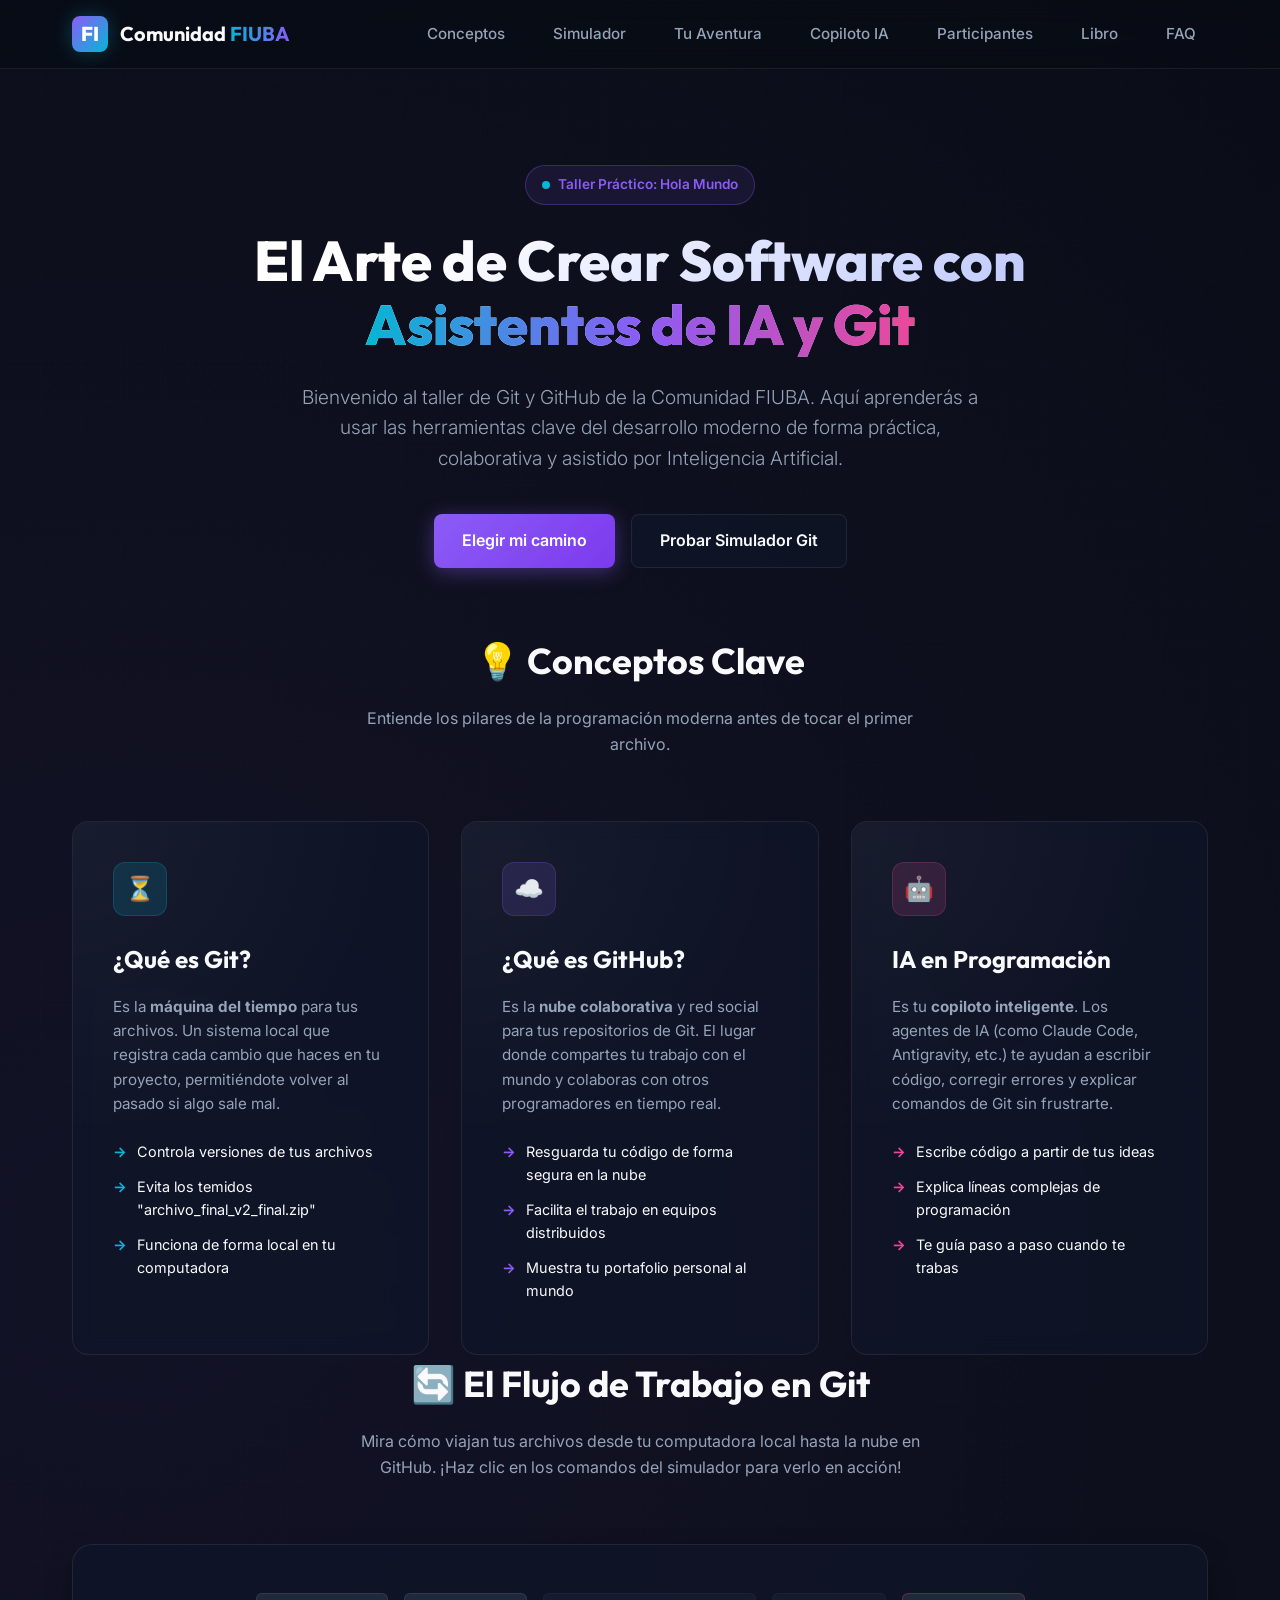
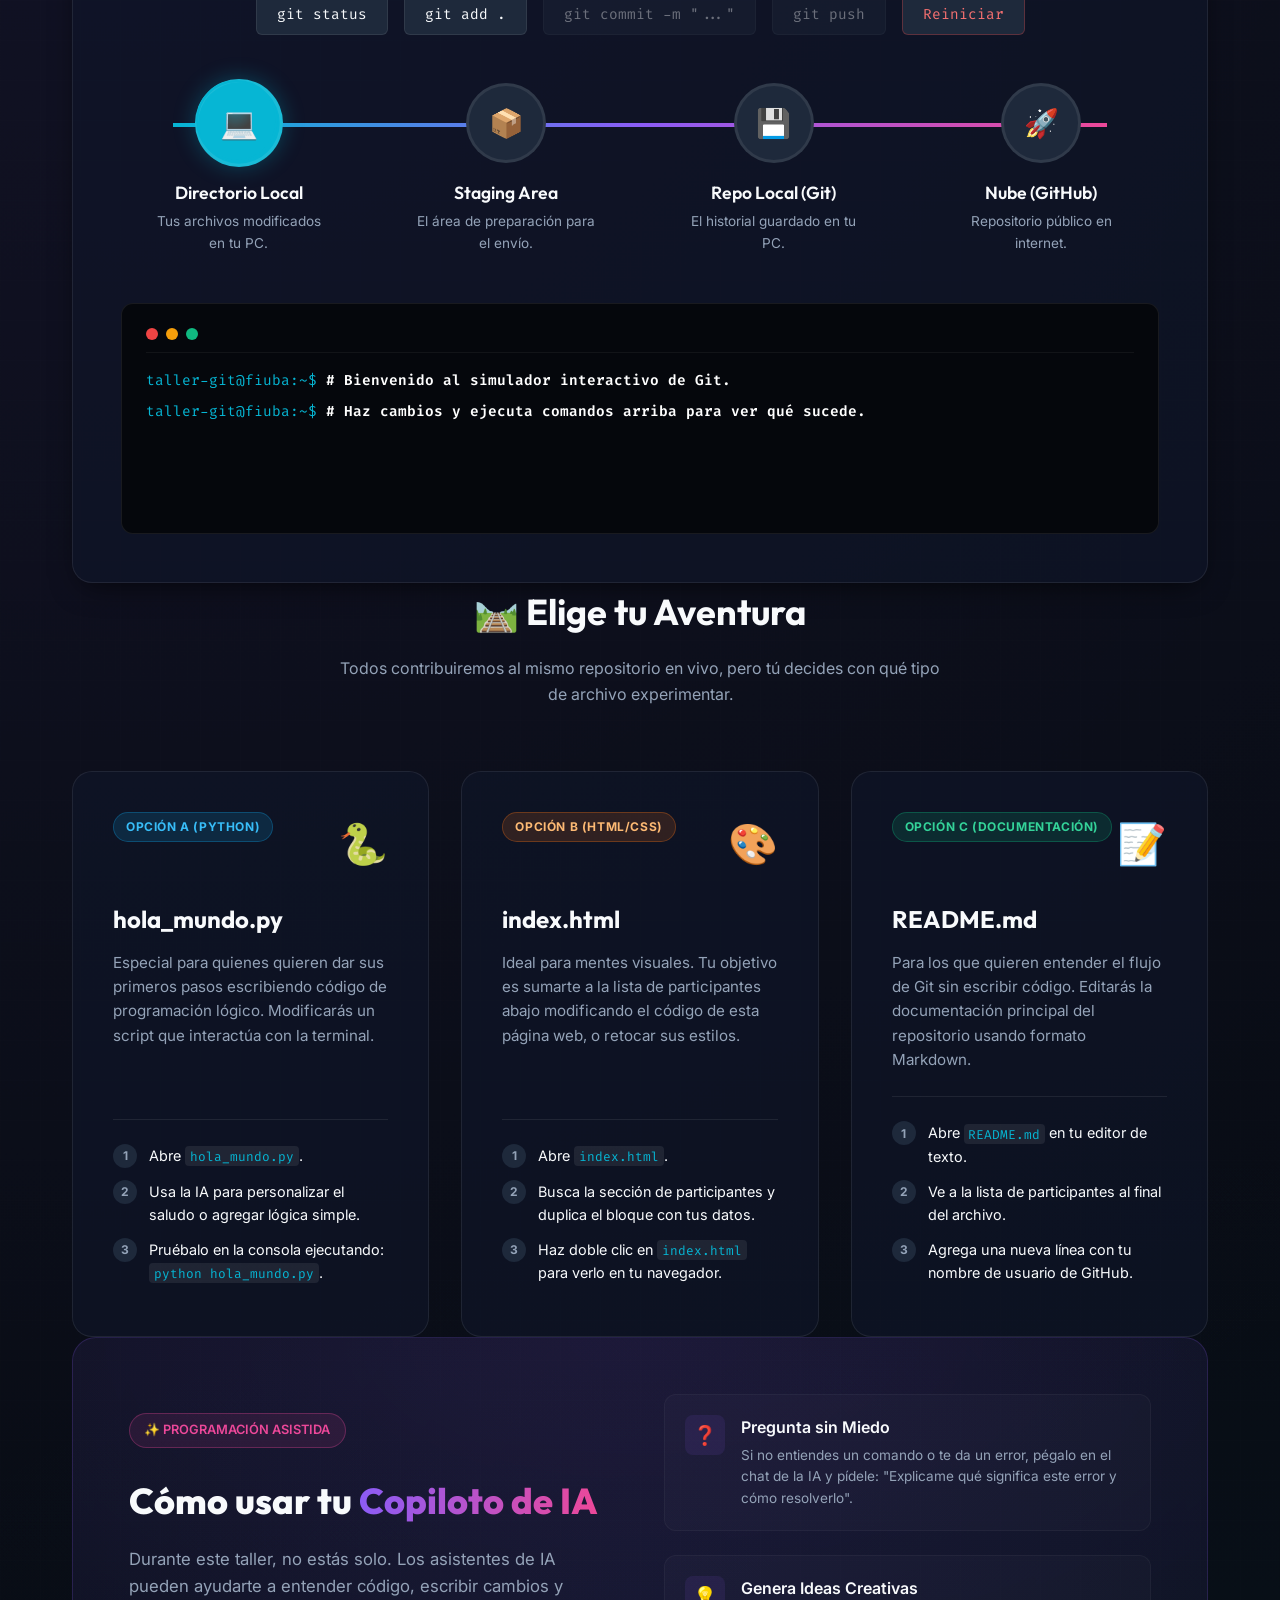
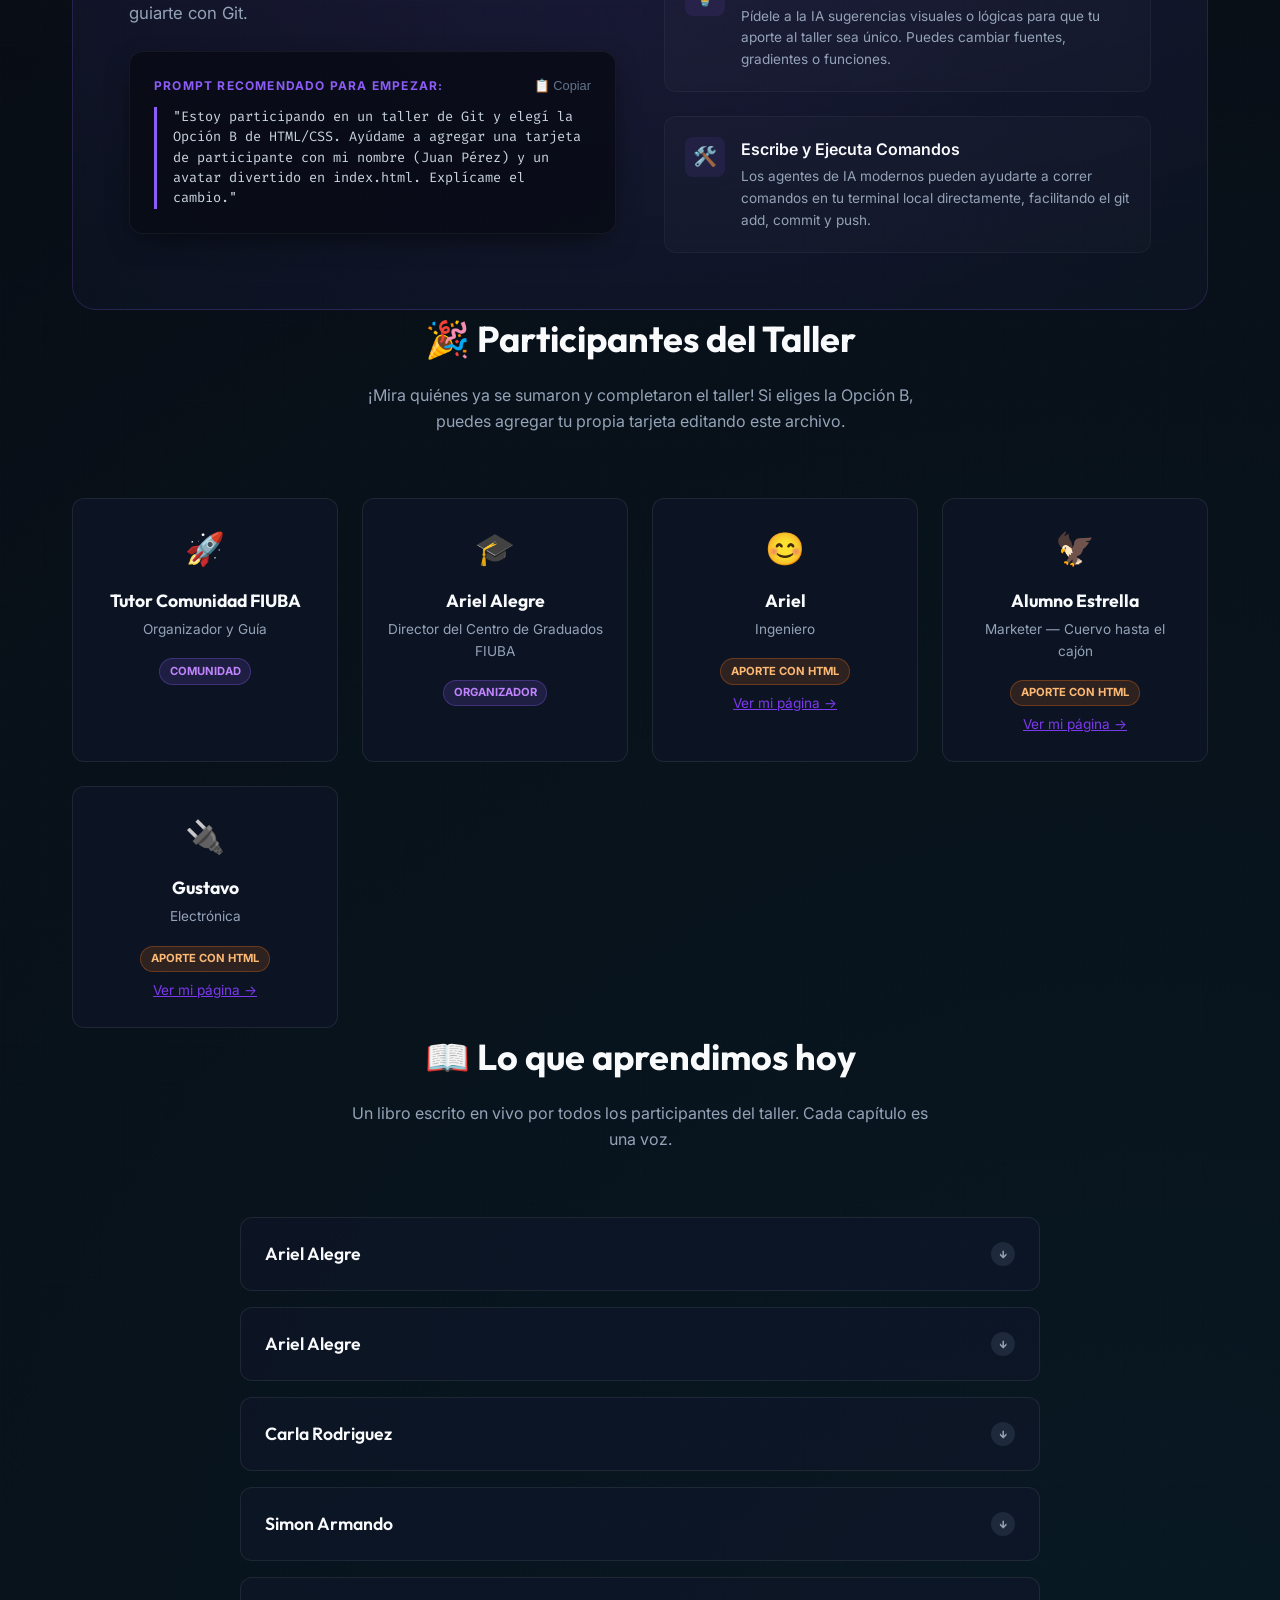
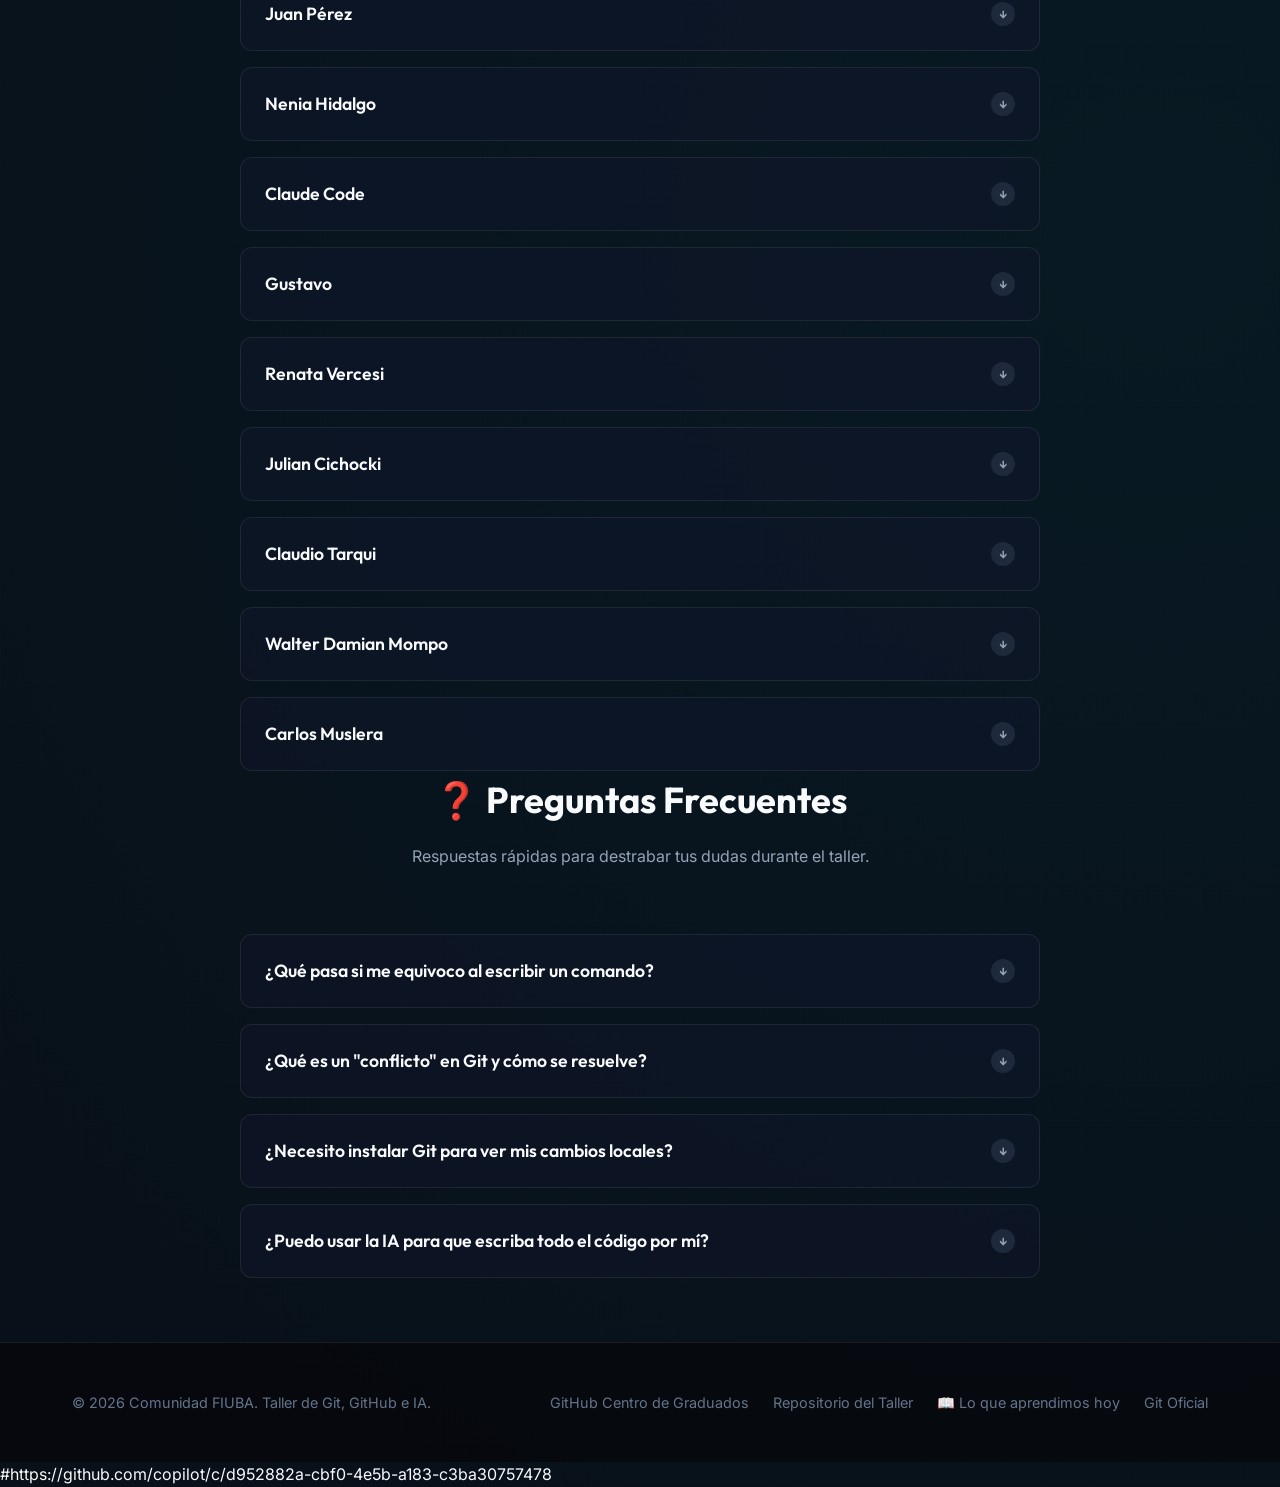
<file: index.html>
<!DOCTYPE html>
<html lang="es">
<head>
  <meta charset="UTF-8">
  <meta name="viewport" content="width=device-width, initial-scale=1.0">
  <title>Taller: Hola Mundo con Git, GitHub e IA - Comunidad FIUBA</title>
  <meta name="description" content="Aprende las bases del control de versiones con Git, la colaboración en GitHub y cómo potenciar tu desarrollo con Inteligencia Artificial. Pensado para principiantes.">
  
  <!-- Enlace a los estilos premium -->
  <link rel="stylesheet" href="index.css">
  
  <!-- Icono favicon decorativo rápido -->
  <link rel="icon" href="data:image/svg+xml,<svg xmlns=%22http://www.w3.org/2000/svg%22 viewBox=%220 0 100 100%22><text y=%22.9em%22 font-size=%2290%22>🚀</text></svg>">
</head>
<body>

  <!-- HEADER -->
  <header>
    <div class="container header-content">
      <a href="#" class="logo">
        <div class="logo-icon">FI</div>
        <div class="logo-text">Comunidad <span>FIUBA</span></div>
      </a>
      <nav>
        <ul>
          <li><a href="#conceptos">Conceptos</a></li>
          <li><a href="#workflow">Simulador</a></li>
          <li><a href="#aventura">Tu Aventura</a></li>
          <li><a href="#copiloto">Copiloto IA</a></li>
          <li><a href="#participantes">Participantes</a></li>
          <li><a href="#libro">Libro</a></li>
          <li><a href="#faq">FAQ</a></li>
        </ul>
      </nav>
    </div>
  </header>

  <!-- HERO SECTION -->
  <section class="hero container">
    <div class="badge">
      <span class="badge-dot"></span>
      Taller Práctico: Hola Mundo
    </div>
    <h1>El Arte de Crear Software con<br><span>Asistentes de IA y Git</span></h1>
    <p>
      Bienvenido al taller de Git y GitHub de la Comunidad FIUBA. Aquí aprenderás a usar las herramientas clave del desarrollo moderno de forma práctica, colaborativa y asistido por Inteligencia Artificial.
    </p>
    <div class="cta-group">
      <a href="#aventura" class="btn btn-primary">Elegir mi camino</a>
      <a href="#workflow" class="btn btn-secondary">Probar Simulador Git</a>
    </div>
  </section>

  <!-- CONCEPTOS CLAVE -->
  <section id="conceptos" class="container">
    <div class="section-header">
      <h2>💡 Conceptos Clave</h2>
      <p>Entiende los pilares de la programación moderna antes de tocar el primer archivo.</p>
    </div>
    
    <div class="concept-grid">
      <!-- Tarjeta Git -->
      <div class="card card-cyan">
        <div class="card-icon card-icon-cyan">⏳</div>
        <h3>¿Qué es Git?</h3>
        <p>
          Es la <strong>máquina del tiempo</strong> para tus archivos. Un sistema local que registra cada cambio que haces en tu proyecto, permitiéndote volver al pasado si algo sale mal.
        </p>
        <ul class="card-bullets">
          <li>Controla versiones de tus archivos</li>
          <li>Evita los temidos "archivo_final_v2_final.zip"</li>
          <li>Funciona de forma local en tu computadora</li>
        </ul>
      </div>

      <!-- Tarjeta GitHub -->
      <div class="card card-violet">
        <div class="card-icon card-icon-violet">☁️</div>
        <h3>¿Qué es GitHub?</h3>
        <p>
          Es la <strong>nube colaborativa</strong> y red social para tus repositorios de Git. El lugar donde compartes tu trabajo con el mundo y colaboras con otros programadores en tiempo real.
        </p>
        <ul class="card-bullets">
          <li>Resguarda tu código de forma segura en la nube</li>
          <li>Facilita el trabajo en equipos distribuidos</li>
          <li>Muestra tu portafolio personal al mundo</li>
        </ul>
      </div>

      <!-- Tarjeta IA Asistida -->
      <div class="card card-pink">
        <div class="card-icon card-icon-pink">🤖</div>
        <h3>IA en Programación</h3>
        <p>
          Es tu <strong>copiloto inteligente</strong>. Los agentes de IA (como Claude Code, Antigravity, etc.) te ayudan a escribir código, corregir errores y explicar comandos de Git sin frustrarte.
        </p>
        <ul class="card-bullets">
          <li>Escribe código a partir de tus ideas</li>
          <li>Explica líneas complejas de programación</li>
          <li>Te guía paso a paso cuando te trabas</li>
        </ul>
      </div>
    </div>
  </section>

  <!-- SIMULADOR INTERACTIVO DE GIT -->
  <section id="workflow" class="container">
    <div class="section-header">
      <h2>🔄 El Flujo de Trabajo en Git</h2>
      <p>Mira cómo viajan tus archivos desde tu computadora local hasta la nube en GitHub. ¡Haz clic en los comandos del simulador para verlo en acción!</p>
    </div>

    <div class="visualizer-card">
      <!-- Controles del simulador -->
      <div class="simulator-controls">
        <button id="btn-status" class="btn-cmd">git status</button>
        <button id="btn-add" class="btn-cmd">git add .</button>
        <button id="btn-commit" class="btn-cmd" disabled>git commit -m "..."</button>
        <button id="btn-push" class="btn-cmd" disabled>git push</button>
        <button id="btn-reset-sim" class="btn-cmd" style="border-color: rgba(239, 68, 68, 0.3); color: #f87171;">Reiniciar</button>
      </div>

      <!-- Visualización de Nodos -->
      <div class="visualizer-steps">
        <!-- Nodo 1: Working Directory -->
        <div id="node-working" class="vis-step active step-working">
          <div class="vis-node">💻</div>
          <div class="vis-label">Directorio Local</div>
          <div class="vis-desc">Tus archivos modificados en tu PC.</div>
        </div>
        
        <!-- Nodo 2: Staging Area -->
        <div id="node-staging" class="vis-step step-staging">
          <div class="vis-node">📦</div>
          <div class="vis-label">Staging Area</div>
          <div class="vis-desc">El área de preparación para el envío.</div>
        </div>
        
        <!-- Nodo 3: Local Repo -->
        <div id="node-local" class="vis-step step-local">
          <div class="vis-node">💾</div>
          <div class="vis-label">Repo Local (Git)</div>
          <div class="vis-desc">El historial guardado en tu PC.</div>
        </div>
        
        <!-- Nodo 4: Remote GitHub -->
        <div id="node-remote" class="vis-step step-remote">
          <div class="vis-node">🚀</div>
          <div class="vis-label">Nube (GitHub)</div>
          <div class="vis-desc">Repositorio público en internet.</div>
        </div>
      </div>

      <!-- Consola de comandos simulada -->
      <div class="simulator-console">
        <div class="console-header">
          <div class="console-dot console-dot-red"></div>
          <div class="console-dot console-dot-yellow"></div>
          <div class="console-dot console-dot-green"></div>
        </div>
        <div id="console-content" class="console-content">
          <div class="console-line"><span class="console-prompt">taller-git@fiuba:~$</span> <span class="console-command"># Bienvenido al simulador interactivo de Git.</span></div>
          <div class="console-line"><span class="console-prompt">taller-git@fiuba:~$</span> <span class="console-command"># Haz cambios y ejecuta comandos arriba para ver qué sucede.</span></div>
        </div>
      </div>
    </div>
  </section>

  <!-- ELIGE TU AVENTURA (Los Caminos) -->
  <section id="aventura" class="container">
    <div class="section-header">
      <h2>🛤️ Elige tu Aventura</h2>
      <p>Todos contribuiremos al mismo repositorio en vivo, pero tú decides con qué tipo de archivo experimentar.</p>
    </div>

    <div class="adventure-cards">
      <!-- Opción A: Python -->
      <div class="adv-card">
        <div class="adv-header">
          <span class="adv-badge badge-py">Opción A (Python)</span>
          <div class="adv-icon">🐍</div>
        </div>
        <h3>hola_mundo.py</h3>
        <p>
          Especial para quienes quieren dar sus primeros pasos escribiendo código de programación lógico. Modificarás un script que interactúa con la terminal.
        </p>
        <div class="adv-steps">
          <div class="adv-step-item">
            <div class="adv-step-num">1</div>
            <div class="adv-step-text">Abre <code>hola_mundo.py</code>.</div>
          </div>
          <div class="adv-step-item">
            <div class="adv-step-num">2</div>
            <div class="adv-step-text">Usa la IA para personalizar el saludo o agregar lógica simple.</div>
          </div>
          <div class="adv-step-item">
            <div class="adv-step-num">3</div>
            <div class="adv-step-text">Pruébalo en la consola ejecutando: <code>python hola_mundo.py</code>.</div>
          </div>
        </div>
      </div>

      <!-- Opción B: HTML/CSS (Esta página) -->
      <div class="adv-card">
        <div class="adv-header">
          <span class="adv-badge badge-html">Opción B (HTML/CSS)</span>
          <div class="adv-icon">🎨</div>
        </div>
        <h3>index.html</h3>
        <p>
          Ideal para mentes visuales. Tu objetivo es sumarte a la lista de participantes abajo modificando el código de esta página web, o retocar sus estilos.
        </p>
        <div class="adv-steps">
          <div class="adv-step-item">
            <div class="adv-step-num">1</div>
            <div class="adv-step-text">Abre <code>index.html</code>.</div>
          </div>
          <div class="adv-step-item">
            <div class="adv-step-num">2</div>
            <div class="adv-step-text">Busca la sección de participantes y duplica el bloque con tus datos.</div>
          </div>
          <div class="adv-step-item">
            <div class="adv-step-num">3</div>
            <div class="adv-step-text">Haz doble clic en <code>index.html</code> para verlo en tu navegador.</div>
          </div>
        </div>
      </div>

      <!-- Opción C: README.md -->
      <div class="adv-card">
        <div class="adv-header">
          <span class="adv-badge badge-md">Opción C (Documentación)</span>
          <div class="adv-icon">📝</div>
        </div>
        <h3>README.md</h3>
        <p>
          Para los que quieren entender el flujo de Git sin escribir código. Editarás la documentación principal del repositorio usando formato Markdown.
        </p>
        <div class="adv-steps">
          <div class="adv-step-item">
            <div class="adv-step-num">1</div>
            <div class="adv-step-text">Abre <code>README.md</code> en tu editor de texto.</div>
          </div>
          <div class="adv-step-item">
            <div class="adv-step-num">2</div>
            <div class="adv-step-text">Ve a la lista de participantes al final del archivo.</div>
          </div>
          <div class="adv-step-item">
            <div class="adv-step-num">3</div>
            <div class="adv-step-text">Agrega una nueva línea con tu nombre de usuario de GitHub.</div>
          </div>
        </div>
      </div>
    </div>
  </section>

  <!-- SECCIÓN COPILOTO DE IA -->
  <section id="copiloto" class="container">
    <div class="ia-guide">
      <div class="ia-guide-content">
        <div>
          <div class="ia-badge">✨ PROGRAMACIÓN ASISTIDA</div>
          <h2 class="ia-title">Cómo usar tu <span>Copiloto de IA</span></h2>
          <p class="ia-intro">
            Durante este taller, no estás solo. Los asistentes de IA pueden ayudarte a entender código, escribir cambios y guiarte con Git.
          </p>
          
          <div class="prompt-box">
            <div class="prompt-header">
              <span>Prompt recomendado para empezar:</span>
              <button class="prompt-copy-btn" onclick="copyPrompt()">📋 Copiar</button>
            </div>
            <p id="prompt-text" class="prompt-text">
              "Estoy participando en un taller de Git y elegí la Opción B de HTML/CSS. Ayúdame a agregar una tarjeta de participante con mi nombre (Juan Pérez) y un avatar divertido en index.html. Explícame el cambio."
            </p>
          </div>
        </div>

        <div class="ia-features">
          <!-- Feature 1 -->
          <div class="ia-feature-card">
            <div class="ia-feat-icon">❓</div>
            <div>
              <div class="ia-feat-title">Pregunta sin Miedo</div>
              <div class="ia-feat-desc">Si no entiendes un comando o te da un error, pégalo en el chat de la IA y pídele: "Explicame qué significa este error y cómo resolverlo".</div>
            </div>
          </div>
          <!-- Feature 2 -->
          <div class="ia-feature-card">
            <div class="ia-feat-icon">💡</div>
            <div>
              <div class="ia-feat-title">Genera Ideas Creativas</div>
              <div class="ia-feat-desc">Pídele a la IA sugerencias visuales o lógicas para que tu aporte al taller sea único. Puedes cambiar fuentes, gradientes o funciones.</div>
            </div>
          </div>
          <!-- Feature 3 -->
          <div class="ia-feature-card">
            <div class="ia-feat-icon">🛠️</div>
            <div>
              <div class="ia-feat-title">Escribe y Ejecuta Comandos</div>
              <div class="ia-feat-desc">Los agentes de IA modernos pueden ayudarte a correr comandos en tu terminal local directamente, facilitando el git add, commit y push.</div>
            </div>
          </div>
        </div>
      </div>
    </div>
  </section>

  <!-- PARTICIPANTES DEL TALLER (Espacio interactivo para los alumnos) -->
  <section id="participantes" class="container">
    <div class="section-header">
      <h2>🎉 Participantes del Taller</h2>
      <p>¡Mira quiénes ya se sumaron y completaron el taller! Si eliges la Opción B, puedes agregar tu propia tarjeta editando este archivo.</p>
    </div>
    
    <div class="participantes-grid">
      
      <!-- EJEMPLO DE TARJETA:
           Para sumarte, copia el siguiente bloque, pégalo ABAJO de este comentario y modifícalo con tus datos:
           
      <div class="participante-card">
        <div class="part-avatar">🦊</div>
        <h3>Tu Nombre y Apellido</h3>
        <p>Tu rol / Pasatiempo / Carrera</p>
        <span class="part-badge badge-html">Aporte con HTML</span>
      </div>
      -->
      
      <!-- Tarjeta del Tutor del Taller -->
      <div class="participante-card">
        <div class="part-avatar">🚀</div>
        <h3>Tutor Comunidad FIUBA</h3>
        <p>Organizador y Guía</p>
        <span class="part-badge badge-fiuba">Comunidad</span>
      </div>

      <div class="participante-card">
        <div class="part-avatar">🎓</div>
        <h3>Ariel Alegre</h3>
        <p>Director del Centro de Graduados FIUBA</p>
        <span class="part-badge badge-fiuba">Organizador</span>
      </div>

      <div class="participante-card">
        <div class="part-avatar">😊</div>
        <h3>Ariel</h3>
        <p>Ingeniero</p>
        <span class="part-badge badge-html">Aporte con HTML</span>
        <br>
        <a href="/ariel.html" style="color:#7c3aed; font-size:0.85rem; margin-top:0.5rem; display:inline-block;">Ver mi página →</a>
      </div>

      <div class="participante-card">
        <div class="part-avatar">🦅</div>
        <h3>Alumno Estrella</h3>
        <p>Marketer — Cuervo hasta el cajón</p>
        <span class="part-badge badge-html">Aporte con HTML</span>
        <br>
        <a href="/alumno-estrella.html" style="color:#7c3aed; font-size:0.85rem; margin-top:0.5rem; display:inline-block;">Ver mi página →</a>
      </div>

      <div class="participante-card">
        <div class="part-avatar">🔌</div>
        <h3>Gustavo</h3>
        <p>Electrónica</p>
        <span class="part-badge badge-html">Aporte con HTML</span>
        <br>
        <a href="/gustavo.html" style="color:#7c3aed; font-size:0.85rem; margin-top:0.5rem; display:inline-block;">Ver mi página →</a>
      </div>

      <!-- AGREGAR NUEVAS TARJETAS DE ALUMNOS AQUÍ -->

    </div>
  </section>

  <!-- LIBRO COLABORATIVO -->
  <section id="libro" class="container">
    <div class="section-header">
      <h2>📖 Lo que aprendimos hoy</h2>
      <p>Un libro escrito en vivo por todos los participantes del taller. Cada capítulo es una voz.</p>
    </div>

    <div class="faq-list">
      <div class="faq-item">
        <button class="faq-question"><span>Ariel Alegre</span><span class="faq-icon">↓</span></button>
        <div class="faq-answer"><p>Hoy aprendí que Git y GitHub no son solo herramientas para programadores — son herramientas de colaboración para cualquier persona que trabaje con archivos. Y que con una IA al lado, la barrera de entrada desaparece.</p></div>
      </div>
      <div class="faq-item">
        <button class="faq-question"><span>Ariel Alegre</span><span class="faq-icon">↓</span></button>
        <div class="faq-answer"><p>Es apasionante el potencial creativo que tiene el trabajo colaborativo con LLMs y GitHub. Hoy lo viví en primera persona: en pocas horas armamos un taller, un repo, una web, páginas personales y un libro compartido — todo sin saber HTML, solo describiendo lo que queríamos. La IA no reemplaza la creatividad, la amplifica.</p></div>
      </div>
      <div class="faq-item">
        <button class="faq-question"><span>Carla Rodriguez</span><span class="faq-icon">↓</span></button>
        <div class="faq-answer"><p>Hoy logré instalar Git, crear mi cuenta de GitHub y entender para qué sirve un repositorio. Me llevo una experiencia muy positiva sobre cómo empezar a organizar y resguardar mis trabajos en equipo.</p></div>
      </div>
      <div class="faq-item">
        <button class="faq-question"><span>Simon Armando</span><span class="faq-icon">↓</span></button>
        <div class="faq-answer"><p>Intentando aprender. No viene fácil!</p></div>
      </div>
      <div class="faq-item">
        <button class="faq-question"><span>Juan Pérez</span><span class="faq-icon">↓</span></button>
        <div class="faq-answer"><p>Es la primera vez que uso todo eso - Espero seguir aprendiendo</p></div>
        </div>
      <div class="faq-item">
        <button class="faq-question"><span>Nenia Hidalgo</span><span class="faq-icon">↓</span></button>
        <div class="faq-answer"><p>Necesito repaso de GitHub. Entretenido!!</p></div>
      </div>
      <div class="faq-item">
        <button class="faq-question"><span>Claude Code</span><span class="faq-icon">↓</span></button>
        <div class="faq-answer"><p>Soy la IA que ayudó a armar este taller. Lo que más me impresiona es cómo personas sin experiencia técnica logran publicar algo en internet en menos de una hora. La tecnología está para servir a las personas, no al revés.</p></div>
      </div>
      <div class="faq-item">
        <button class="faq-question"><span>Gustavo</span><span class="faq-icon">↓</span></button>
        <div class="faq-answer"><p>Generé gustavo.html basado en ariel.html. Incluye un emoji relacionado a electrónica (🔌) y un saludo personalizado.</p></div>
      </div>
      <div class="faq-item">
        <button class="faq-question"><span>Renata Vercesi</span><span class="faq-icon">↓</span></button>
        <div class="faq-answer"><p>Hoy aprendi a utilizar github</p></div>
      </div>
      <div class="faq-item">
        <button class="faq-question"><span>Julian Cichocki</span><span class="faq-icon">↓</span></button>
        <div class="faq-answer"><p>Hoy aprendi que Git sirve para trabajar con los "repos" que hasta hoy no sabia lo que eran, y que se pueden hacer interfaces sin saber lenguaje de programacion. Esta bueno.</p></div>
      </div>
      <div class="faq-item">
        <button class="faq-question"><span>Claudio Tarqui</span><span class="faq-icon">↓</span></button>
        <div class="faq-answer"><p>Soy Claudio modificando</p></div>
      </div>
      <div class="faq-item">
        <button class="faq-question"><span>Walter Damian Mompo</span><span class="faq-icon">↓</span></button>
        <div class="faq-answer"><p>Hoy tuvimos una buena clase de Git y GitHub, empezando por la instalación de la herramienta y el fork del repositorio.</p></div>
      </div>
      <div class="faq-item">
        <button class="faq-question"><span>Carlos Muslera</span><span class="faq-icon">↓</span></button>
        <div class="faq-answer"><p>Gracias a este equipo de CGFIUBA por la claridad y la paciencia. Estamos aprendiendo a manejar estas herramientas increíbles.</p></div>
      </div>
    </div>
  </section>

  <!-- PREGUNTAS FRECUENTES (FAQ) -->
  <section id="faq" class="container">
    <div class="section-header">
      <h2>❓ Preguntas Frecuentes</h2>
      <p>Respuestas rápidas para destrabar tus dudas durante el taller.</p>
    </div>

    <div class="faq-list">
      <!-- FAQ 1 -->
      <div class="faq-item">
        <button class="faq-question">
          <span>¿Qué pasa si me equivoco al escribir un comando?</span>
          <span class="faq-icon">↓</span>
        </button>
        <div class="faq-answer">
          <p>
            ¡No te preocupes! Git registra todo, pero no daña tu computadora. La mayoría de los errores comunes se solucionan volviendo a escribir el comando correctamente, o bien puedes pedirle ayuda a tu Copiloto de IA: <em>"Ejecuté el comando X y obtuve el error Y, ¿cómo lo soluciono?"</em>.
          </p>
        </div>
      </div>

      <!-- FAQ 2 -->
      <div class="faq-item">
        <button class="faq-question">
          <span>¿Qué es un "conflicto" en Git y cómo se resuelve?</span>
          <span class="faq-icon">↓</span>
        </button>
        <div class="faq-answer">
          <p>
            Un conflicto ocurre cuando dos participantes modifican la misma línea del mismo archivo al mismo tiempo y Git no sabe cuál conservar. En el taller lo resolveremos juntos en vivo usando el editor de código, donde podrás elegir si dejas tu versión, la de tu compañero, o combinas ambas. ¡Es una parte normal y muy común del trabajo en equipo!
          </p>
        </div>
      </div>

      <!-- FAQ 3 -->
      <div class="faq-item">
        <button class="faq-question">
          <span>¿Necesito instalar Git para ver mis cambios locales?</span>
          <span class="faq-icon">↓</span>
        </button>
        <div class="faq-answer">
          <p>
            Para editar y ver los cambios visuales de <code>index.html</code> en tu navegador, solo necesitas abrirlos haciendo doble clic. Sin embargo, para <strong>subir</strong> y compartir tu aporte con toda la Comunidad FIUBA, sí necesitas tener instalado Git para poder ejecutar los comandos de envío (<code>add</code>, <code>commit</code> y <code>push</code>).
          </p>
        </div>
      </div>

      <!-- FAQ 4 -->
      <div class="faq-item">
        <button class="faq-question">
          <span>¿Puedo usar la IA para que escriba todo el código por mí?</span>
          <span class="faq-icon">↓</span>
        </button>
        <div class="faq-answer">
          <p>
            Sí, los agentes de IA son excelentes generando borradores de código. Pero recuerda que tú eres el supervisor. El objetivo de este taller es que entiendas qué está pasando, cómo interactúan los archivos y cómo se conectan con Git. La IA escribe el código, pero tú conduces el flujo de trabajo.
          </p>
        </div>
      </div>
    </div>
  </section>

  <!-- FOOTER -->
  <footer>
    <div class="container footer-content">
      <div class="footer-copy">
        © 2026 Comunidad FIUBA. Taller de Git, GitHub e IA.
      </div>
      <div class="footer-links">
        <a href="https://github.com/centrograduadosFIUBA" target="_blank">GitHub Centro de Graduados</a>
        <a href="https://github.com/centrograduadosFIUBA/tallerHM.git" target="_blank">Repositorio del Taller</a>
        <a href="https://github.com/centrograduadosFIUBA/tallerHM#lo-que-aprendí-hoy" target="_blank">📖 Lo que aprendimos hoy</a>
        <a href="https://git-scm.com/" target="_blank">Git Oficial</a>
      </div>
    </div>
  </footer>

  <!-- LÓGICA DE INTERACTIVIDAD (JAVASCRIPT) -->
  <script>
    // 1. Efecto Glow de Seguimiento del Mouse para las Tarjetas
    const cards = document.querySelectorAll('.card, .adv-card, .participante-card');
    cards.forEach(card => {
      card.addEventListener('mousemove', e => {
        const rect = card.getBoundingClientRect();
        const x = e.clientX - rect.left;
        const y = e.clientY - rect.top;
        card.style.setProperty('--mouse-x', `${x}px`);
        card.style.setProperty('--mouse-y', `${y}px`);
      });
    });

    // 2. Acordeón de Preguntas Frecuentes
    const faqItems = document.querySelectorAll('.faq-item');
    faqItems.forEach(item => {
      const question = item.querySelector('.faq-question');
      question.addEventListener('click', () => {
        const isActive = item.classList.contains('active');
        
        // Cerrar todos los demás items
        faqItems.forEach(otherItem => {
          if (otherItem !== item) {
            otherItem.classList.remove('active');
          }
        });
        
        // Alternar el item actual
        if (isActive) {
          item.classList.remove('active');
        } else {
          item.classList.add('active');
        }
      });
    });

    // 3. Copiar Prompt de IA al Portapapeles
    function copyPrompt() {
      const promptText = document.getElementById('prompt-text').innerText.trim();
      navigator.clipboard.writeText(promptText).then(() => {
        const copyBtn = document.querySelector('.prompt-copy-btn');
        copyBtn.innerText = '✅ ¡Copiado!';
        copyBtn.style.color = 'var(--accent-green)';
        setTimeout(() => {
          copyBtn.innerText = '📋 Copiar';
          copyBtn.style.color = 'var(--text-muted)';
        }, 2000);
      }).catch(err => {
        console.error('Error al copiar al portapapeles: ', err);
      });
    }

    // 4. Simulador Interactivo de Git Flow
    const nodes = {
      working: document.getElementById('node-working'),
      staging: document.getElementById('node-staging'),
      local: document.getElementById('node-local'),
      remote: document.getElementById('node-remote')
    };

    const buttons = {
      status: document.getElementById('btn-status'),
      add: document.getElementById('btn-add'),
      commit: document.getElementById('btn-commit'),
      push: document.getElementById('btn-push'),
      reset: document.getElementById('btn-reset-sim')
    };

    const consoleContent = document.getElementById('console-content');

    let simState = 'idle'; // idle -> has_changes -> staged -> committed -> pushed

    function writeConsole(cmd, output) {
      const lineHtml = `
        <div class="console-line">
          <span class="console-prompt">taller-git@fiuba:~$</span> 
          <span class="console-command">${cmd}</span>
        </div>
        <div class="console-line">
          <span class="console-output">${output}</span>
        </div>
      `;
      consoleContent.innerHTML += lineHtml;
      // Scroll automático al final de la consola
      consoleContent.scrollTop = consoleContent.scrollHeight;
    }

    function clearConsole() {
      consoleContent.innerHTML = '';
    }

    // Comportamientos de los comandos del simulador
    buttons.status.addEventListener('click', () => {
      if (simState === 'idle') {
        simState = 'has_changes';
        writeConsole('git status', 
`En la rama main
Tu rama está al día con 'origin/main'.

Archivos sin preparar para el commit:
  (usa "git add <archivo>..." para incluirlo a lo que se enviará)
\t<span style="color:#ef4444;">modificado:   index.html</span>
\t<span style="color:#ef4444;">modificado:   hola_mundo.py</span>

sin cambios agregados al commit (usa "git add" y/o "git commit -a")`);
      } else if (simState === 'has_changes') {
        writeConsole('git status', 
`En la rama main
Cambios no preparados para el commit (los mismos archivos modificados).
Usa git add para prepararlos.`);
      } else if (simState === 'staged') {
        writeConsole('git status',
`En la rama main
Cambios listos para ser comprometidos:
  (usa "git restore --staged <archivo>..." para sacar del área de preparación)
\t<span style="color:#10b981;">modificado:   index.html</span>
\t<span style="color:#10b981;">modificado:   hola_mundo.py</span>`);
      } else if (simState === 'committed') {
        writeConsole('git status',
`En la rama main
Tu rama está adelantada a 'origin/main' por 1 commit.
  (usa "git push" para publicar tus commits locales)

nada para hacer commit, el árbol de trabajo está limpio`);
      } else if (simState === 'pushed') {
        writeConsole('git status',
`En la rama main
Tu rama está al día con 'origin/main'.

nada para hacer commit, el árbol de trabajo está limpio`);
      }
    });

    buttons.add.addEventListener('click', () => {
      if (simState === 'idle' || simState === 'has_changes') {
        simState = 'staged';
        
        // Animación visual de transición
        nodes.working.classList.remove('active');
        nodes.staging.classList.add('active');
        
        writeConsole('git add .', 
`Se agregaron los archivos al área de Staging (preparación).
Listo para guardar un commit.`);
        
        buttons.commit.disabled = false;
        buttons.add.disabled = true;
      }
    });

    buttons.commit.addEventListener('click', () => {
      if (simState === 'staged') {
        simState = 'committed';
        
        // Animación visual de transición
        nodes.staging.classList.remove('active');
        nodes.local.classList.add('active');
        
        writeConsole('git commit -m "Mi primer aporte al taller"', 
`[main b8f2a1c] Mi primer aporte al taller
 2 files changed, 15 insertions(+), 2 deletions(-)
 Commit guardado exitosamente en tu historial local.`);
        
        buttons.push.disabled = false;
        buttons.commit.disabled = true;
      }
    });

    buttons.push.addEventListener('click', () => {
      if (simState === 'committed') {
        simState = 'pushed';
        
        // Animación visual de transición
        nodes.local.classList.remove('active');
        nodes.remote.classList.add('active');
        
        writeConsole('git push', 
`Subiendo objetos: 100% (5/5), completado.
Resolviendo deltas: 100% (3/3), completado.
To https://github.com/centrograduadosFIUBA/tallerHM.git
   a2c4e1d..b8f2a1c  main -> main
¡Felicidades! Tu aporte está en vivo en la nube de GitHub.`);
        
        buttons.push.disabled = true;
      }
    });

    buttons.reset.addEventListener('click', () => {
      simState = 'idle';
      clearConsole();
      
      // Resetear nodos activos
      Object.values(nodes).forEach(n => n.classList.remove('active'));
      nodes.working.classList.add('active');
      
      // Resetear botones
      buttons.add.disabled = false;
      buttons.commit.disabled = true;
      buttons.push.disabled = true;
      
      writeConsole('# Simulador reiniciado.', 'Modifica archivos locales y empieza de nuevo con "git status" o "git add .".');
    });

  </script>
</body>
</html>
#https://github.com/copilot/c/d952882a-cbf0-4e5b-a183-c3ba30757478
</file>
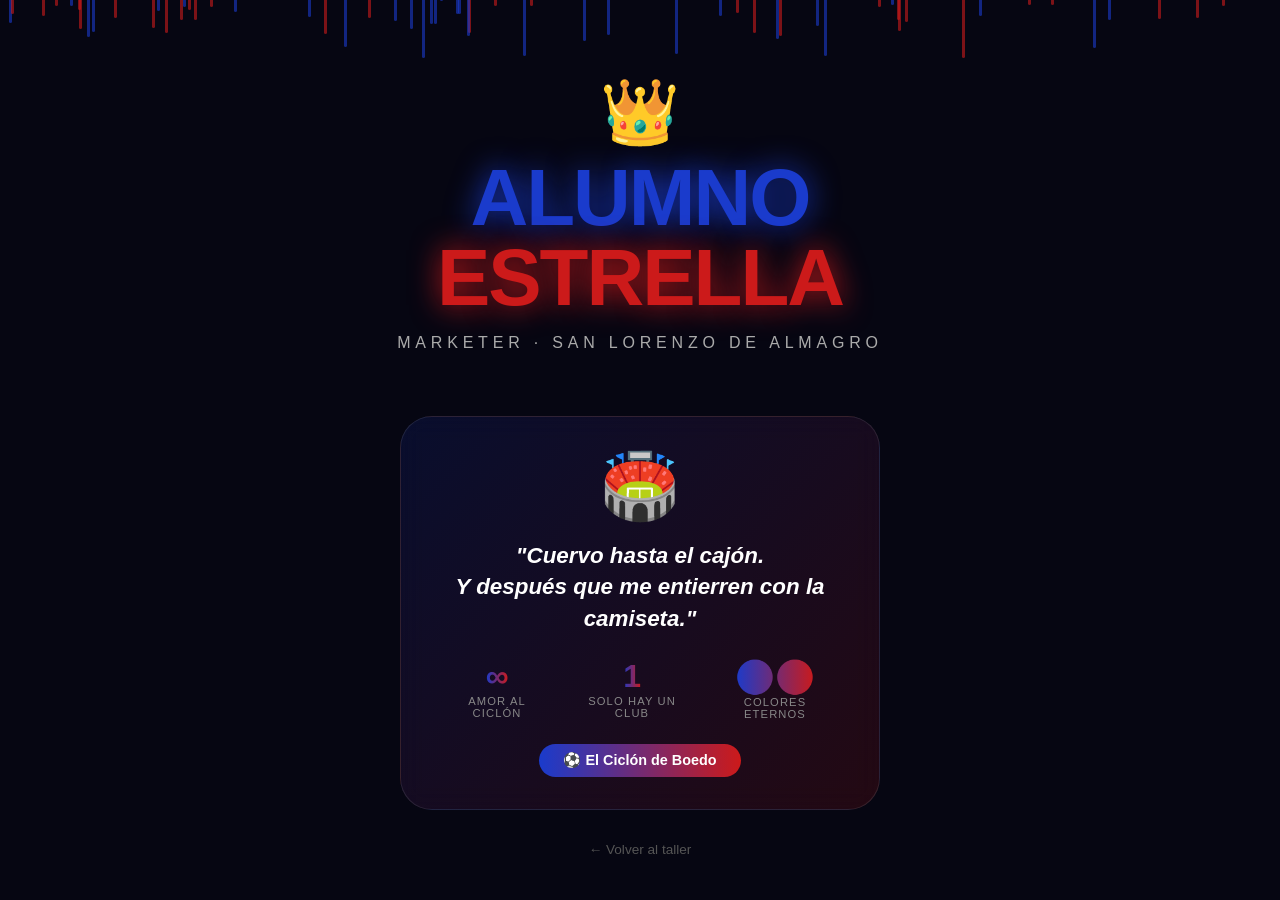
<file: alumno-estrella.html>
<!DOCTYPE html>
<html lang="es">
<head>
  <meta charset="UTF-8">
  <title>Alumno Estrella — El Ciclón</title>
  <style>
    * { margin: 0; padding: 0; box-sizing: border-box; }

    body {
      font-family: 'Segoe UI', sans-serif;
      background: #060612;
      color: #fff;
      min-height: 100vh;
      display: flex;
      flex-direction: column;
      align-items: center;
      justify-content: center;
      overflow: hidden;
    }

    /* Lluvia de colores del Ciclón */
    .rain {
      position: fixed;
      inset: 0;
      pointer-events: none;
      z-index: 0;
    }

    .drop {
      position: absolute;
      top: -20px;
      width: 3px;
      border-radius: 2px;
      animation: fall linear infinite;
      opacity: 0.6;
    }

    @keyframes fall {
      to { transform: translateY(110vh); opacity: 0; }
    }

    /* Título animado */
    .hero {
      position: relative;
      z-index: 1;
      text-align: center;
      padding: 2rem;
    }

    .crown { font-size: 4rem; animation: bounce 1.5s ease-in-out infinite; }
    @keyframes bounce {
      0%, 100% { transform: translateY(0); }
      50% { transform: translateY(-12px); }
    }

    h1 {
      font-size: clamp(2.5rem, 8vw, 5rem);
      font-weight: 900;
      letter-spacing: -2px;
      line-height: 1;
      margin: 0.5rem 0;
    }

    .azul { color: #1a3bcc; text-shadow: 0 0 30px #1a3bcc; }
    .rojo { color: #cc1a1a; text-shadow: 0 0 30px #cc1a1a; }

    .rol {
      font-size: 1rem;
      letter-spacing: 0.3em;
      text-transform: uppercase;
      color: #aaa;
      margin: 1rem 0 2rem;
    }

    /* Estadio */
    .estadio {
      position: relative;
      z-index: 1;
      background: linear-gradient(135deg, rgba(26,59,204,0.15), rgba(204,26,26,0.15));
      border: 1px solid rgba(255,255,255,0.1);
      border-radius: 2rem;
      padding: 2rem 3rem;
      max-width: 480px;
      width: 90%;
      text-align: center;
      backdrop-filter: blur(12px);
    }

    .cancha {
      font-size: 4rem;
      margin-bottom: 1rem;
    }

    .frase {
      font-size: 1.4rem;
      font-weight: 700;
      font-style: italic;
      line-height: 1.4;
      margin-bottom: 1.5rem;
    }

    .stats {
      display: flex;
      justify-content: center;
      gap: 2rem;
      margin-bottom: 1.5rem;
    }

    .stat {
      display: flex;
      flex-direction: column;
      align-items: center;
    }

    .stat-num {
      font-size: 2rem;
      font-weight: 900;
      background: linear-gradient(90deg, #1a3bcc, #cc1a1a);
      -webkit-background-clip: text;
      -webkit-text-fill-color: transparent;
    }

    .stat-label {
      font-size: 0.7rem;
      color: #888;
      text-transform: uppercase;
      letter-spacing: 0.1em;
    }

    .badge-ciclon {
      display: inline-block;
      background: linear-gradient(90deg, #1a3bcc, #cc1a1a);
      color: #fff;
      padding: 0.5rem 1.5rem;
      border-radius: 999px;
      font-size: 0.9rem;
      font-weight: 700;
      animation: pulse 2s ease-in-out infinite;
    }

    @keyframes pulse {
      0%, 100% { box-shadow: 0 0 10px rgba(204,26,26,0.5); }
      50% { box-shadow: 0 0 25px rgba(26,59,204,0.8), 0 0 50px rgba(204,26,26,0.4); }
    }

    .volver {
      position: relative;
      z-index: 1;
      margin-top: 2rem;
      color: #555;
      text-decoration: none;
      font-size: 0.85rem;
      transition: color 0.2s;
    }
    .volver:hover { color: #fff; }
  </style>
</head>
<body>

  <!-- Lluvia bicolor -->
  <div class="rain" id="rain"></div>

  <div class="hero">
    <div class="crown">👑</div>
    <h1>
      <span class="azul">ALUMNO</span><br>
      <span class="rojo">ESTRELLA</span>
    </h1>
    <div class="rol">Marketer · San Lorenzo de Almagro</div>
  </div>

  <div class="estadio">
    <div class="cancha">🏟️</div>
    <div class="frase">"Cuervo hasta el cajón.<br>Y después que me entierren con la camiseta."</div>

    <div class="stats">
      <div class="stat">
        <div class="stat-num">∞</div>
        <div class="stat-label">Amor al Ciclón</div>
      </div>
      <div class="stat">
        <div class="stat-num">1</div>
        <div class="stat-label">Solo hay un club</div>
      </div>
      <div class="stat">
        <div class="stat-num">🔵🔴</div>
        <div class="stat-label">Colores eternos</div>
      </div>
    </div>

    <span class="badge-ciclon">⚽ El Ciclón de Boedo</span>
  </div>

  <a href="/" class="volver">← Volver al taller</a>

  <script>
    // Generar lluvia bicolor
    const rain = document.getElementById('rain');
    for (let i = 0; i < 60; i++) {
      const drop = document.createElement('div');
      drop.className = 'drop';
      drop.style.left = Math.random() * 100 + 'vw';
      drop.style.height = (Math.random() * 60 + 20) + 'px';
      drop.style.background = Math.random() > 0.5 ? '#1a3bcc' : '#cc1a1a';
      drop.style.animationDuration = (Math.random() * 2 + 1) + 's';
      drop.style.animationDelay = (Math.random() * 3) + 's';
      rain.appendChild(drop);
    }
  </script>
</body>
</html>
</file>
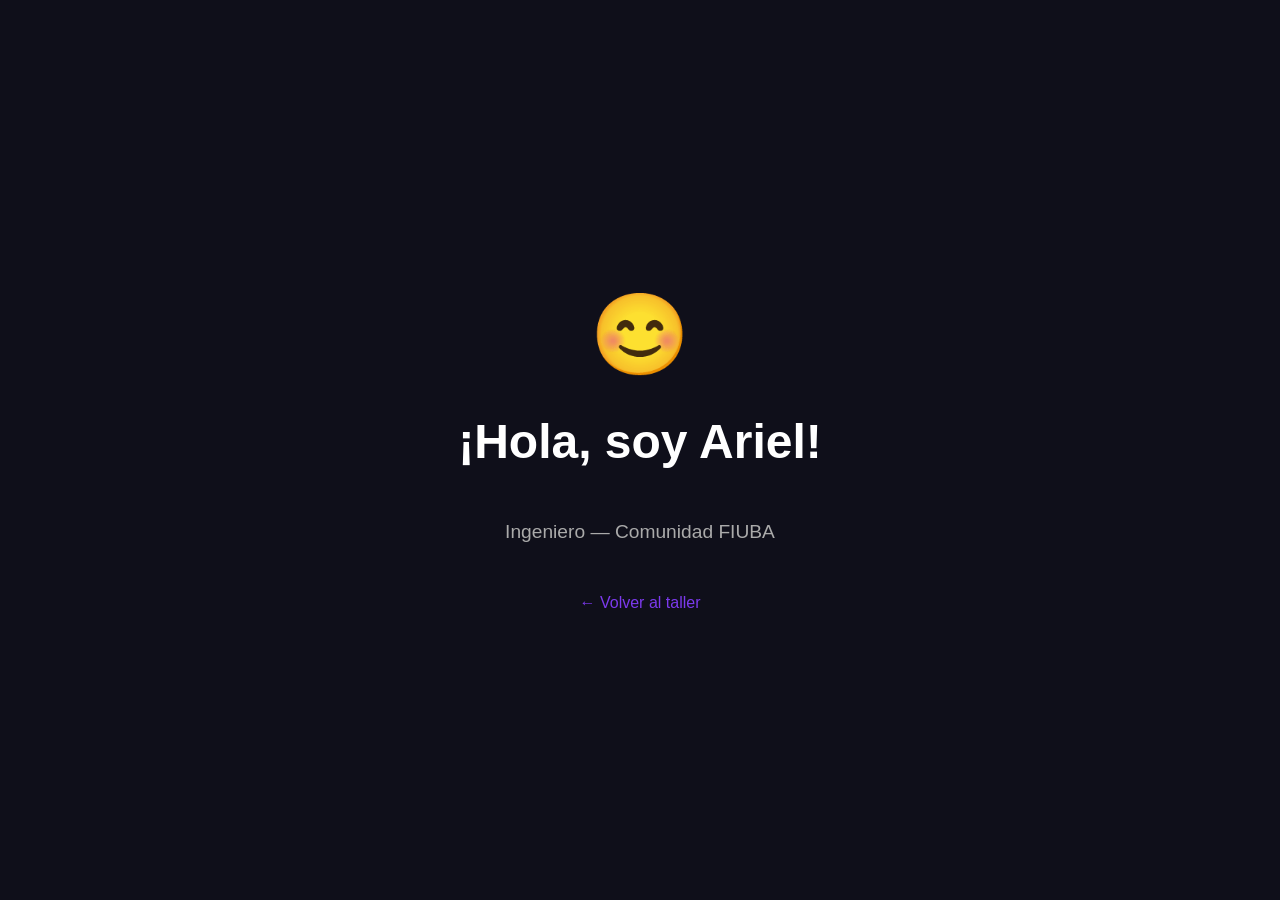
<file: ariel.html>
<!DOCTYPE html>
<html lang="es">
<head>
  <meta charset="UTF-8">
  <title>Hola, soy Ariel</title>
  <style>
    body { font-family: sans-serif; background: #0f0f1a; color: #fff; display: flex; flex-direction: column; align-items: center; justify-content: center; height: 100vh; margin: 0; }
    h1 { font-size: 3rem; }
    p { font-size: 1.2rem; color: #aaa; }
    a { color: #7c3aed; text-decoration: none; margin-top: 2rem; display: inline-block; }
  </style>
</head>
<body>
  <div style="font-size:5rem">😊</div>
  <h1>¡Hola, soy Ariel!</h1>
  <p>Ingeniero — Comunidad FIUBA</p>
  <a href="/">← Volver al taller</a>
</body>
</html>
</file>
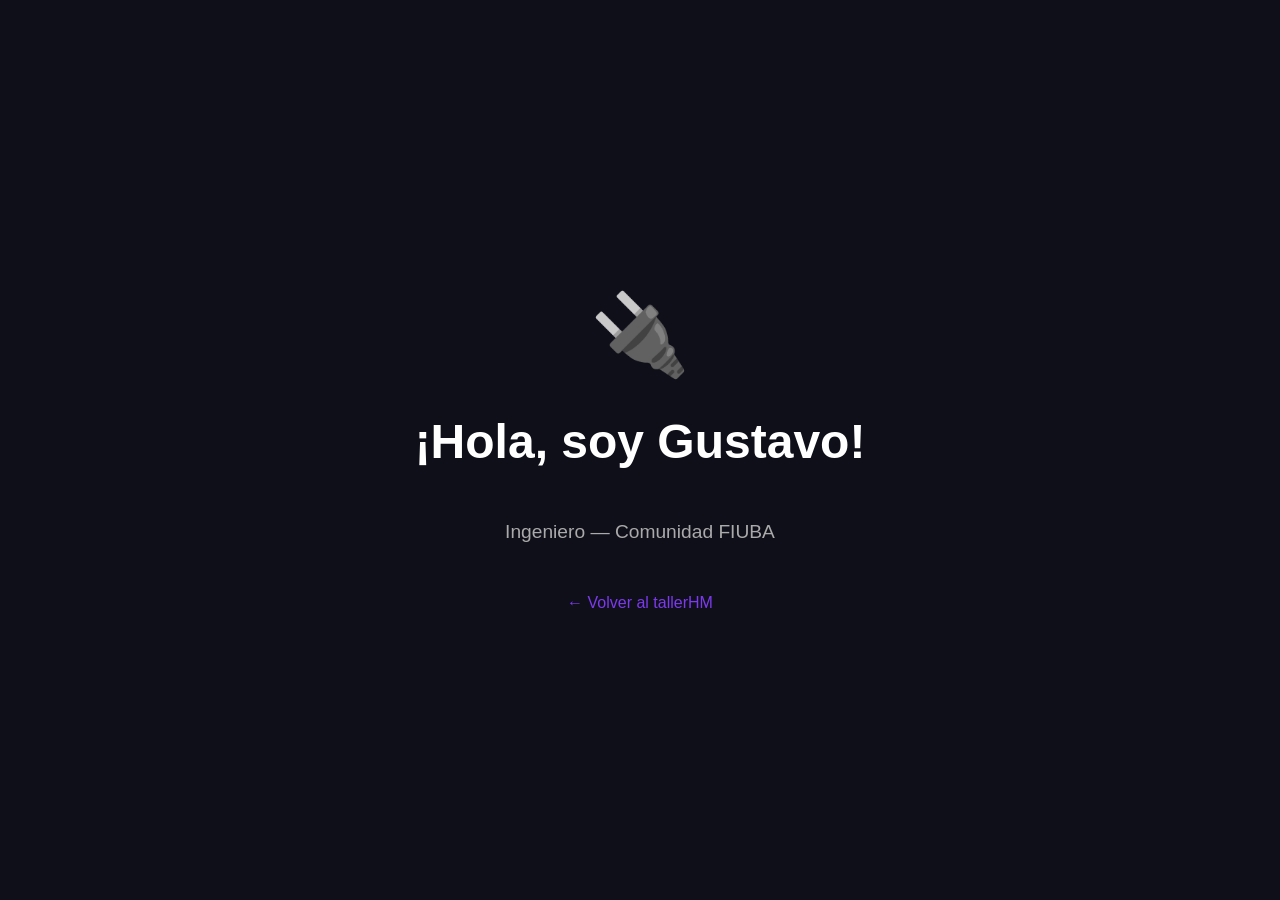
<file: gustavo.html>
<!DOCTYPE html>
<html lang="es">
<head>
  <meta charset="UTF-8">
  <title>Hola, soy Gustavo</title>
  <style>
    body { font-family: sans-serif; background: #0f0f1a; color: #fff; display: flex; flex-direction: column; align-items: center; justify-content: center; height: 100vh; margin: 0; }
    h1 { font-size: 3rem; }
    p { font-size: 1.2rem; color: #aaa; }
    a { color: #7c3aed; text-decoration: none; margin-top: 2rem; display: inline-block; }
  </style>
</head>
<body>
  <div style="font-size:5rem">🔌</div>
  <h1>¡Hola, soy Gustavo!</h1>
  <p>Ingeniero — Comunidad FIUBA</p>
  <a href="/">← Volver al tallerHM </a>
</body>
</html>
</file>
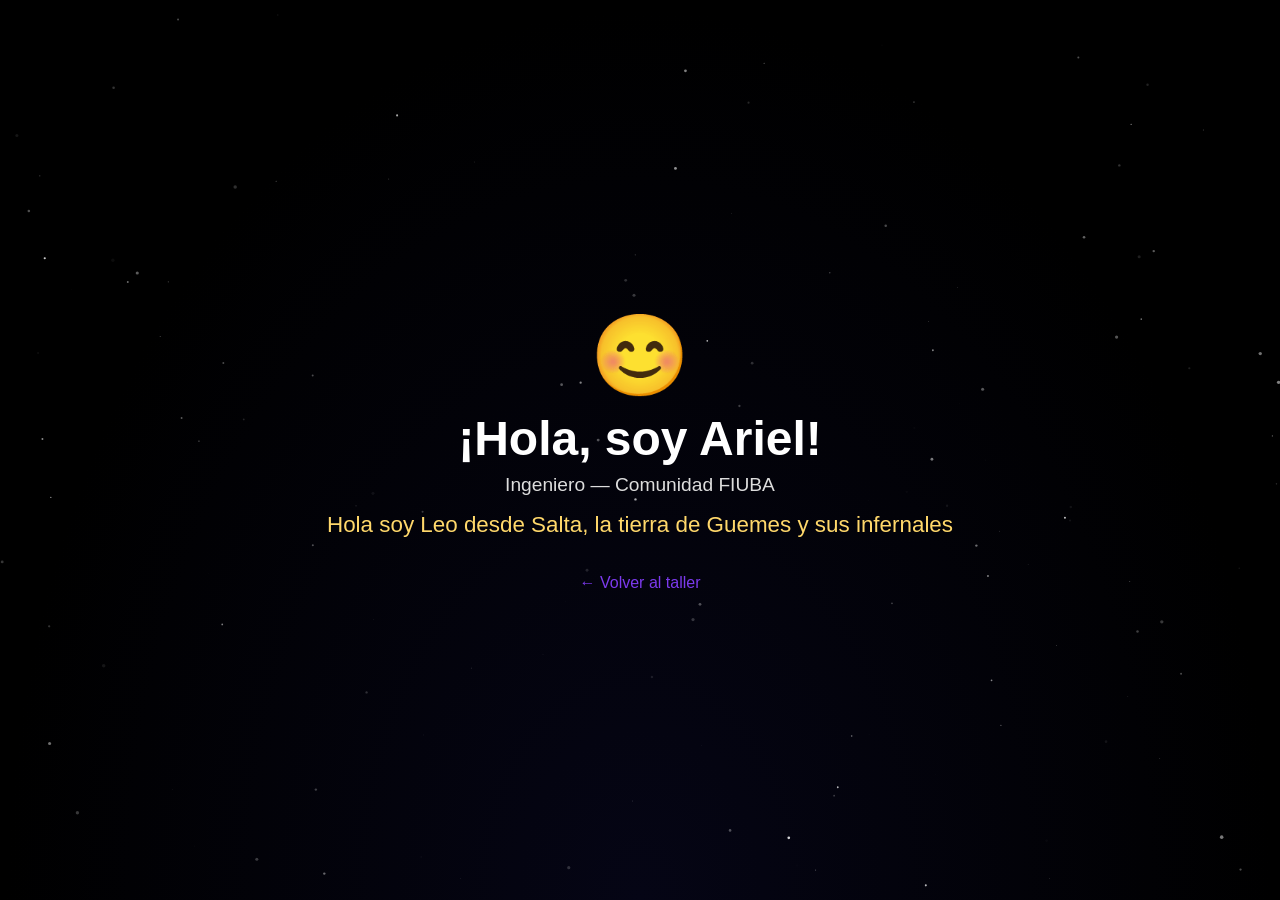
<file: leo.html>
<!DOCTYPE html>
<html lang="es">
<head>
  <meta charset="UTF-8">
  <title>Hola, soy Ariel</title>
  <style>
    html, body { height: 100%; margin: 0; }
    body { font-family: sans-serif; background: radial-gradient(ellipse at bottom, #050515 0%, #000 70%); color: #fff; display: flex; flex-direction: column; align-items: center; justify-content: center; height: 100vh; overflow: hidden; position: relative; }
    canvas#starfield { position: fixed; top: 0; left: 0; width: 100%; height: 100%; z-index: 0; pointer-events: none; }
    .content { position: relative; z-index: 1; text-align: center; padding: 2rem; }
    h1 { font-size: 3rem; margin: 0.5rem 0; }
    p { font-size: 1.2rem; color: #ddd; margin: 0.25rem 0; }
    .leo { font-size: 1.4rem; color: #ffd86b; margin-top: 1rem; }
    a { color: #7c3aed; text-decoration: none; margin-top: 2rem; display: inline-block; }
  </style>
</head>
<body>
  <canvas id="starfield"></canvas>
  <div class="content">
    <div style="font-size:5rem">😊</div>
    <h1>¡Hola, soy Ariel!</h1>
    <p>Ingeniero — Comunidad FIUBA</p>
    <p class="leo">Hola soy Leo desde Salta, la tierra de Guemes y sus infernales</p>
    <a href="/">← Volver al taller</a>
  </div>

  <script>
  (function(){
    const canvas = document.getElementById('starfield');
    const ctx = canvas.getContext('2d');
    let w = 0, h = 0, stars = [];

    function resize(){
      const dpr = window.devicePixelRatio || 1;
      // reset transform to avoid cumulative scaling
      ctx.setTransform(1,0,0,1,0,0);
      w = canvas.width = Math.floor(window.innerWidth * dpr);
      h = canvas.height = Math.floor(window.innerHeight * dpr);
      canvas.style.width = window.innerWidth + 'px';
      canvas.style.height = window.innerHeight + 'px';
      ctx.scale(dpr, dpr);
      initStars();
    }

    function initStars(){
      stars = [];
      const count = Math.max(100, Math.floor((window.innerWidth * window.innerHeight) / 8000));
      for(let i=0;i<count;i++){
        stars.push({
          x: Math.random() * window.innerWidth,
          y: Math.random() * window.innerHeight,
          r: Math.random() * 1.6 + 0.2,
          baseAlpha: Math.random() * 0.8 + 0.2,
          alpha: Math.random(),
          speed: Math.random() * 0.02 + 0.002
        });
      }
    }

    function animate(){
      ctx.clearRect(0,0,canvas.width,canvas.height);
      for(const s of stars){
        s.alpha += (Math.random() * 0.03 - 0.015) * s.speed * 60;
        if(s.alpha < 0) s.alpha = 0;
        if(s.alpha > 1) s.alpha = 1;
        ctx.beginPath();
        ctx.fillStyle = 'rgba(255,255,255,' + (s.baseAlpha * s.alpha).toFixed(3) + ')';
        ctx.arc(s.x, s.y, s.r, 0, Math.PI * 2);
        ctx.fill();
      }
      requestAnimationFrame(animate);
    }

    window.addEventListener('resize', resize);
    resize();
    animate();
  })();
  </script>
</body>
</html>
</file>
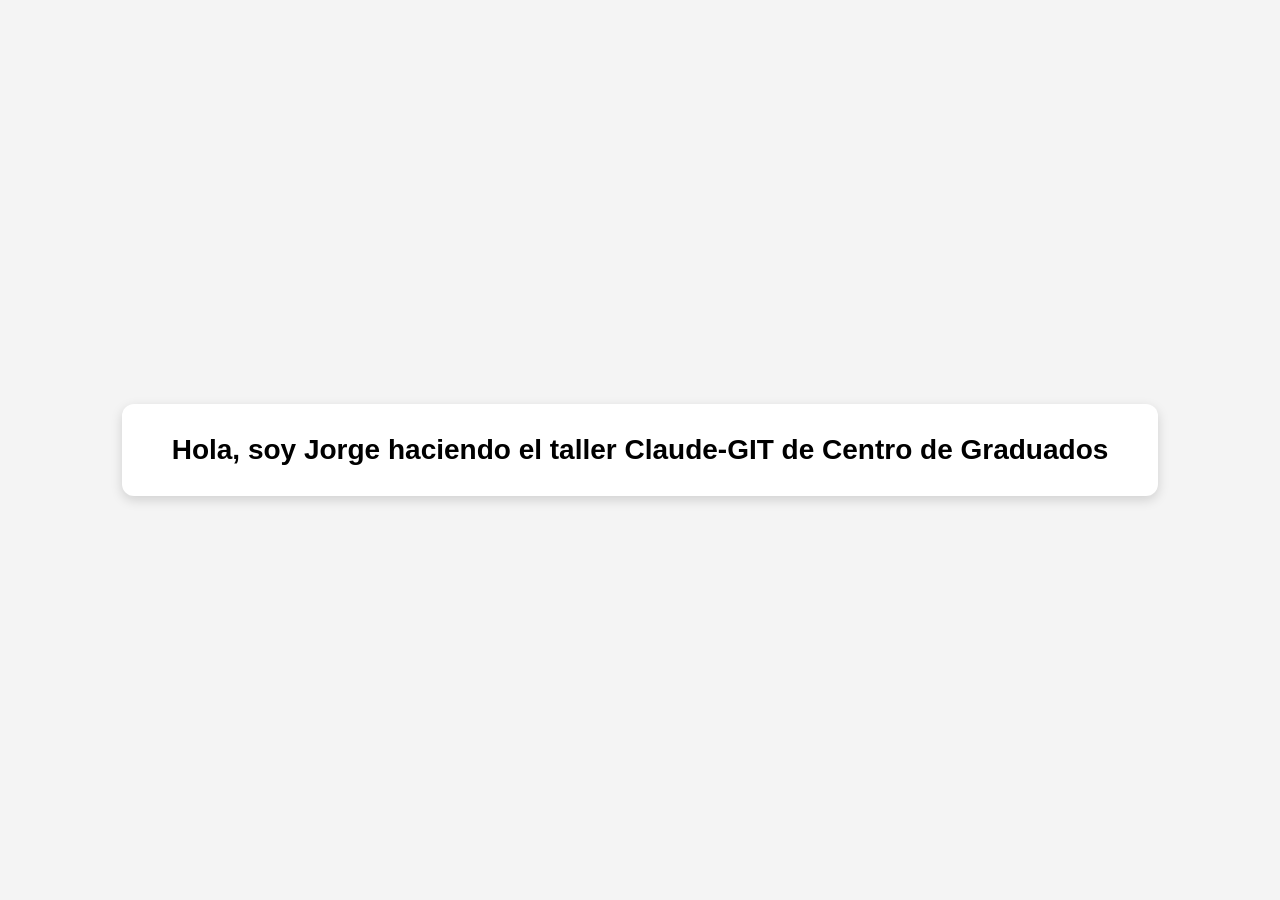
<file: taller_claude_git_jorge.html>
<!DOCTYPE html>
<html lang="es">
<head>
    <meta charset="UTF-8">
    <meta name="viewport" content="width=device-width, initial-scale=1.0">
    <title>Taller Claude-GIT</title>
    <style>
        body {
            margin: 0;
            height: 100vh;
            display: flex;
            justify-content: center;
            align-items: center;
            background-color: #f4f4f4;
            font-family: Arial, sans-serif;
        }
        .mensaje {
            padding: 30px 50px;
            background: white;
            border-radius: 12px;
            box-shadow: 0 4px 12px rgba(0,0,0,0.15);
            font-size: 28px;
            font-weight: bold;
            text-align: center;
        }
    </style>
</head>
<body>
    <div class="mensaje">
        Hola, soy Jorge haciendo el taller Claude-GIT de Centro de Graduados
    </div>
</body>
</html>
</file>
<file: index.css>
/* 
  =========================================
  ESTILOS PRINCIPALES - TALLER GIT & GITHUB
  Comunidad FIUBA
  =========================================
*/

/* Importación de Fuentes Premium */
@import url('https://fonts.googleapis.com/css2?family=Inter:wght@300;400;500;600;700&family=Outfit:wght@400;500;600;700;800&family=Fira+Code:wght@400;500&display=swap');

/* Variables de Diseño (Tokens) */
:root {
  --bg-primary: #080c14;
  --bg-secondary: #0f172a;
  --bg-tertiary: #1e293b;
  --text-primary: #f8fafc;
  --text-secondary: #94a3b8;
  --text-muted: #64748b;
  
  /* Colores de Acento */
  --accent-cyan: #06b6d4;
  --accent-cyan-glow: rgba(6, 182, 212, 0.15);
  --accent-violet: #8b5cf6;
  --accent-violet-glow: rgba(139, 92, 246, 0.15);
  --accent-pink: #ec4899;
  --accent-pink-glow: rgba(236, 72, 153, 0.15);
  --accent-green: #10b981;
  --accent-green-glow: rgba(16, 185, 129, 0.15);
  --accent-orange: #f97316;
  
  /* Glassmorphism */
  --glass-bg: rgba(15, 23, 42, 0.6);
  --glass-border: rgba(255, 255, 255, 0.08);
  --glass-border-hover: rgba(255, 255, 255, 0.15);
  
  /* Fuentes */
  --font-title: 'Outfit', sans-serif;
  --font-body: 'Inter', sans-serif;
  --font-mono: 'Fira Code', monospace;
  
  /* Transiciones y Sombras */
  --transition-smooth: all 0.3s cubic-bezier(0.4, 0, 0.2, 1);
  --shadow-premium: 0 10px 30px -10px rgba(0, 0, 0, 0.7);
  --shadow-glow-cyan: 0 0 20px rgba(6, 182, 212, 0.3);
  --shadow-glow-violet: 0 0 20px rgba(139, 92, 246, 0.3);
}

/* Reset y Estilos Globales */
*, *::before, *::after {
  box-sizing: border-box;
  margin: 0;
  padding: 0;
}

html {
  scroll-behavior: smooth;
}

body {
  background-color: var(--bg-primary);
  color: var(--text-primary);
  font-family: var(--font-body);
  line-height: 1.6;
  overflow-x: hidden;
  position: relative;
}

/* Fondo Decorativo en Red */
body::before {
  content: "";
  position: absolute;
  top: 0;
  left: 0;
  width: 100%;
  height: 100%;
  background-image: 
    radial-gradient(circle at 10% 20%, rgba(139, 92, 246, 0.08) 0%, transparent 40%),
    radial-gradient(circle at 90% 80%, rgba(6, 182, 212, 0.08) 0%, transparent 45%),
    linear-gradient(rgba(255, 255, 255, 0.003) 1px, transparent 1px),
    linear-gradient(90deg, rgba(255, 255, 255, 0.003) 1px, transparent 1px);
  background-size: 100% 100%, 100% 100%, 40px 40px, 40px 40px;
  z-index: -1;
  pointer-events: none;
}

/* Barra de desplazamiento */
::-webkit-scrollbar {
  width: 10px;
}
::-webkit-scrollbar-track {
  background: var(--bg-primary);
}
::-webkit-scrollbar-thumb {
  background: var(--bg-tertiary);
  border-radius: 5px;
  border: 2px solid var(--bg-primary);
}
::-webkit-scrollbar-thumb:hover {
  background: var(--accent-violet);
}

/* Contenedores y Estructura */
.container {
  width: 100%;
  max-width: 1200px;
  margin: 0 auto;
  padding: 0 2rem;
}

/* Header */
header {
  backdrop-filter: blur(12px);
  -webkit-backdrop-filter: blur(12px);
  background: rgba(8, 12, 20, 0.7);
  border-bottom: 1px solid var(--glass-border);
  position: sticky;
  top: 0;
  z-index: 100;
  padding: 1rem 0;
  transition: var(--transition-smooth);
}

.header-content {
  display: flex;
  justify-content: space-between;
  align-items: center;
}

.logo {
  display: flex;
  align-items: center;
  gap: 0.75rem;
  text-decoration: none;
  font-family: var(--font-title);
  font-weight: 700;
  font-size: 1.25rem;
  color: var(--text-primary);
}

.logo-icon {
  background: linear-gradient(135deg, var(--accent-violet), var(--accent-cyan));
  width: 36px;
  height: 36px;
  border-radius: 8px;
  display: flex;
  align-items: center;
  justify-content: center;
  color: white;
  font-weight: 800;
  box-shadow: var(--shadow-glow-cyan);
}

.logo-text span {
  background: linear-gradient(90deg, var(--accent-cyan), var(--accent-violet));
  -webkit-background-clip: text;
  background-clip: text;
  -webkit-text-fill-color: transparent;
}

nav ul {
  display: flex;
  list-style: none;
  gap: 1.5rem;
}

nav a {
  color: var(--text-secondary);
  text-decoration: none;
  font-size: 0.95rem;
  font-weight: 500;
  transition: var(--transition-smooth);
  padding: 0.5rem 0.75rem;
  border-radius: 6px;
}

nav a:hover {
  color: var(--text-primary);
  background: rgba(255, 255, 255, 0.05);
}

/* Hero Section */
.hero {
  padding: 6rem 0 4rem 0;
  text-align: center;
  position: relative;
}

.badge {
  display: inline-flex;
  align-items: center;
  gap: 0.5rem;
  background: rgba(139, 92, 246, 0.1);
  border: 1px solid rgba(139, 92, 246, 0.3);
  padding: 0.5rem 1rem;
  border-radius: 9999px;
  color: var(--accent-violet);
  font-size: 0.85rem;
  font-weight: 600;
  margin-bottom: 1.5rem;
  animation: float 4s ease-in-out infinite;
}

.badge-dot {
  width: 8px;
  height: 8px;
  background-color: var(--accent-cyan);
  border-radius: 50%;
  animation: pulse 2s infinite;
}

.hero h1 {
  font-family: var(--font-title);
  font-size: 3.5rem;
  font-weight: 800;
  line-height: 1.15;
  margin-bottom: 1.5rem;
  background: linear-gradient(135deg, #ffffff 30%, #a5b4fc 100%);
  -webkit-background-clip: text;
  background-clip: text;
  -webkit-text-fill-color: transparent;
}

.hero h1 span {
  background: linear-gradient(90deg, var(--accent-cyan), var(--accent-violet), var(--accent-pink));
  -webkit-background-clip: text;
  background-clip: text;
  -webkit-text-fill-color: transparent;
}

.hero p {
  font-size: 1.2rem;
  color: var(--text-secondary);
  max-width: 700px;
  margin: 0 auto 2.5rem auto;
  font-weight: 300;
}

.cta-group {
  display: flex;
  justify-content: center;
  gap: 1rem;
  flex-wrap: wrap;
}

.btn {
  display: inline-flex;
  align-items: center;
  gap: 0.5rem;
  padding: 0.85rem 1.75rem;
  border-radius: 8px;
  font-weight: 600;
  font-size: 1rem;
  text-decoration: none;
  transition: var(--transition-smooth);
  cursor: pointer;
}

.btn-primary {
  background: linear-gradient(135deg, var(--accent-violet), #7c3aed);
  color: white;
  box-shadow: 0 4px 20px rgba(139, 92, 246, 0.4);
}

.btn-primary:hover {
  transform: translateY(-2px);
  box-shadow: 0 6px 25px rgba(139, 92, 246, 0.6);
}

.btn-secondary {
  background: var(--glass-bg);
  color: var(--text-primary);
  border: 1px solid var(--glass-border);
}

.btn-secondary:hover {
  background: rgba(255, 255, 255, 0.1);
  border-color: var(--glass-border-hover);
  transform: translateY(-2px);
}

/* Sections */
section {
  padding: 5rem 0;
}

.section-header {
  text-align: center;
  margin-bottom: 4rem;
}

.section-header h2 {
  font-family: var(--font-title);
  font-size: 2.25rem;
  font-weight: 700;
  margin-bottom: 1rem;
}

.section-header p {
  color: var(--text-secondary);
  max-width: 600px;
  margin: 0 auto;
}

/* Grid de Conceptos */
.concept-grid {
  display: grid;
  grid-template-columns: repeat(auto-fit, minmax(320px, 1fr));
  gap: 2rem;
}

.card {
  background: var(--glass-bg);
  border: 1px solid var(--glass-border);
  border-radius: 16px;
  padding: 2.5rem;
  transition: var(--transition-smooth);
  position: relative;
  overflow: hidden;
  backdrop-filter: blur(10px);
  -webkit-backdrop-filter: blur(10px);
}

.card::before {
  content: "";
  position: absolute;
  top: 0;
  left: 0;
  width: 100%;
  height: 100%;
  background: radial-gradient(800px circle at var(--mouse-x, 0px) var(--mouse-y, 0px), rgba(255, 255, 255, 0.04), transparent 40%);
  z-index: 1;
  pointer-events: none;
}

.card:hover {
  transform: translateY(-5px);
  border-color: var(--glass-border-hover);
  box-shadow: var(--shadow-premium);
}

.card-violet:hover {
  box-shadow: 0 10px 30px -10px rgba(139, 92, 246, 0.25);
  border-color: rgba(139, 92, 246, 0.4);
}

.card-cyan:hover {
  box-shadow: 0 10px 30px -10px rgba(6, 182, 212, 0.25);
  border-color: rgba(6, 182, 212, 0.4);
}

.card-pink:hover {
  box-shadow: 0 10px 30px -10px rgba(236, 72, 153, 0.25);
  border-color: rgba(236, 72, 153, 0.4);
}

.card-icon {
  width: 54px;
  height: 54px;
  border-radius: 12px;
  display: flex;
  align-items: center;
  justify-content: center;
  margin-bottom: 1.5rem;
  font-size: 1.5rem;
}

.card-icon-violet {
  background: var(--accent-violet-glow);
  color: var(--accent-violet);
  border: 1px solid rgba(139, 92, 246, 0.2);
}

.card-icon-cyan {
  background: var(--accent-cyan-glow);
  color: var(--accent-cyan);
  border: 1px solid rgba(6, 182, 212, 0.2);
}

.card-icon-pink {
  background: var(--accent-pink-glow);
  color: var(--accent-pink);
  border: 1px solid rgba(236, 72, 153, 0.2);
}

.card h3 {
  font-family: var(--font-title);
  font-size: 1.5rem;
  margin-bottom: 1rem;
}

.card p {
  color: var(--text-secondary);
  font-size: 0.95rem;
  margin-bottom: 1.5rem;
}

.card-bullets {
  list-style: none;
}

.card-bullets li {
  position: relative;
  padding-left: 1.5rem;
  margin-bottom: 0.75rem;
  font-size: 0.9rem;
  color: var(--text-primary);
}

.card-bullets li::before {
  content: "→";
  position: absolute;
  left: 0;
  color: inherit;
  font-weight: bold;
}

.card-violet .card-bullets li::before { color: var(--accent-violet); }
.card-cyan .card-bullets li::before { color: var(--accent-cyan); }
.card-pink .card-bullets li::before { color: var(--accent-pink); }


/* Git Flow Interactive Visualizer */
.visualizer-card {
  background: var(--glass-bg);
  border: 1px solid var(--glass-border);
  border-radius: 20px;
  padding: 3rem;
  margin-top: 2rem;
  box-shadow: var(--shadow-premium);
}

.visualizer-steps {
  display: flex;
  justify-content: space-between;
  align-items: center;
  position: relative;
  margin: 3rem 0;
  flex-wrap: wrap;
  gap: 2rem;
}

/* Línea de conexión de Git Flow */
.visualizer-steps::before {
  content: "";
  position: absolute;
  top: 40px;
  left: 5%;
  right: 5%;
  height: 4px;
  background: linear-gradient(90deg, var(--accent-cyan), var(--accent-violet), var(--accent-pink));
  z-index: 1;
}

@media (max-width: 768px) {
  .visualizer-steps::before {
    display: none;
  }
}

.vis-step {
  position: relative;
  z-index: 2;
  flex: 1;
  min-width: 150px;
  text-align: center;
  display: flex;
  flex-direction: column;
  align-items: center;
}

.vis-node {
  width: 80px;
  height: 80px;
  border-radius: 50%;
  background: var(--bg-tertiary);
  border: 3px solid var(--glass-border);
  display: flex;
  align-items: center;
  justify-content: center;
  font-size: 1.75rem;
  color: var(--text-secondary);
  transition: var(--transition-smooth);
  cursor: pointer;
  position: relative;
}

.vis-node::after {
  content: "";
  position: absolute;
  width: 100%;
  height: 100%;
  border-radius: 50%;
  border: 2px solid transparent;
  top: -2px;
  left: -2px;
  transition: var(--transition-smooth);
}

.vis-step.active .vis-node {
  color: white;
  transform: scale(1.1);
}

.vis-step.active .vis-node::after {
  animation: pulse-glow 2s infinite;
}

/* Colores específicos de nodos */
.step-working.active .vis-node {
  background: var(--accent-cyan);
  box-shadow: var(--shadow-glow-cyan);
}
.step-working.active .vis-node::after { border-color: var(--accent-cyan); }

.step-staging.active .vis-node {
  background: var(--accent-violet);
  box-shadow: var(--shadow-glow-violet);
}
.step-staging.active .vis-node::after { border-color: var(--accent-violet); }

.step-local.active .vis-node {
  background: var(--accent-pink);
  box-shadow: 0 0 20px rgba(236, 72, 153, 0.4);
}
.step-local.active .vis-node::after { border-color: var(--accent-pink); }

.step-remote.active .vis-node {
  background: var(--accent-green);
  box-shadow: 0 0 20px rgba(16, 185, 129, 0.4);
}
.step-remote.active .vis-node::after { border-color: var(--accent-green); }

.vis-label {
  margin-top: 1rem;
  font-family: var(--font-title);
  font-weight: 600;
  font-size: 1.1rem;
  color: var(--text-primary);
}

.vis-desc {
  margin-top: 0.25rem;
  font-size: 0.85rem;
  color: var(--text-secondary);
  max-width: 180px;
}

/* Consola del Simulador */
.simulator-console {
  background: #05070c;
  border: 1px solid var(--glass-border);
  border-radius: 12px;
  padding: 1.5rem;
  font-family: var(--font-mono);
  font-size: 0.9rem;
  color: #a7f3d0;
  margin-top: 2rem;
  position: relative;
}

.console-header {
  display: flex;
  gap: 0.5rem;
  margin-bottom: 1rem;
  border-bottom: 1px solid rgba(255, 255, 255, 0.05);
  padding-bottom: 0.75rem;
}

.console-dot {
  width: 12px;
  height: 12px;
  border-radius: 50%;
}
.console-dot-red { background-color: #ef4444; }
.console-dot-yellow { background-color: #f59e0b; }
.console-dot-green { background-color: #10b981; }

.console-content {
  min-height: 140px;
}

.console-line {
  margin-bottom: 0.5rem;
  opacity: 0;
  transform: translateY(5px);
  animation: fadeInLine 0.3s forwards;
}

.console-prompt {
  color: var(--accent-cyan);
}

.console-command {
  color: white;
  font-weight: 600;
}

.console-output {
  color: var(--text-secondary);
  padding-left: 1.25rem;
  white-space: pre-wrap;
}

/* Controles del Simulador */
.simulator-controls {
  display: flex;
  justify-content: center;
  gap: 1rem;
  margin-bottom: 2rem;
  flex-wrap: wrap;
}

.btn-cmd {
  background: var(--bg-tertiary);
  border: 1px solid var(--glass-border);
  color: var(--text-primary);
  font-family: var(--font-mono);
  font-size: 0.9rem;
  padding: 0.65rem 1.25rem;
  border-radius: 6px;
  cursor: pointer;
  transition: var(--transition-smooth);
}

.btn-cmd:hover {
  background: var(--accent-violet);
  border-color: var(--accent-violet);
  box-shadow: var(--shadow-glow-violet);
  transform: translateY(-1px);
}

.btn-cmd:disabled {
  opacity: 0.4;
  cursor: not-allowed;
  transform: none;
  box-shadow: none;
}

/* Elegir aventura (Los Caminos del Taller) */
.adventure-cards {
  display: grid;
  grid-template-columns: repeat(auto-fit, minmax(340px, 1fr));
  gap: 2rem;
}

.adv-card {
  background: var(--glass-bg);
  border: 1px solid var(--glass-border);
  border-radius: 20px;
  padding: 2.5rem;
  display: flex;
  flex-direction: column;
  height: 100%;
  position: relative;
  overflow: hidden;
  transition: var(--transition-smooth);
}

.adv-card:hover {
  transform: translateY(-5px);
  border-color: var(--glass-border-hover);
  box-shadow: var(--shadow-premium);
}

.adv-header {
  display: flex;
  justify-content: space-between;
  align-items: flex-start;
  margin-bottom: 1.5rem;
}

.adv-badge {
  font-size: 0.75rem;
  text-transform: uppercase;
  letter-spacing: 0.05em;
  padding: 0.25rem 0.75rem;
  border-radius: 9999px;
  font-weight: 700;
}

.badge-py {
  background: rgba(14, 165, 233, 0.15);
  color: #38bdf8;
  border: 1px solid rgba(14, 165, 233, 0.3);
}

.badge-html {
  background: rgba(249, 115, 22, 0.15);
  color: #fdba74;
  border: 1px solid rgba(249, 115, 22, 0.3);
}

.badge-md {
  background: rgba(16, 185, 129, 0.15);
  color: #34d399;
  border: 1px solid rgba(16, 185, 129, 0.3);
}

.adv-icon {
  font-size: 2.5rem;
}

.adv-card h3 {
  font-family: var(--font-title);
  font-size: 1.5rem;
  margin-bottom: 0.75rem;
}

.adv-card p {
  color: var(--text-secondary);
  font-size: 0.95rem;
  margin-bottom: 1.5rem;
  flex-grow: 1;
}

.adv-steps {
  border-top: 1px solid var(--glass-border);
  padding-top: 1.5rem;
  margin-top: auto;
}

.adv-step-item {
  display: flex;
  gap: 0.75rem;
  margin-bottom: 0.75rem;
  font-size: 0.9rem;
}

.adv-step-num {
  background: var(--bg-tertiary);
  color: var(--text-secondary);
  width: 24px;
  height: 24px;
  border-radius: 50%;
  display: flex;
  align-items: center;
  justify-content: center;
  font-weight: bold;
  font-size: 0.75rem;
  flex-shrink: 0;
}

.adv-step-text {
  color: var(--text-primary);
}

.adv-step-text code {
  background: rgba(255, 255, 255, 0.08);
  padding: 0.1rem 0.3rem;
  border-radius: 4px;
  font-family: var(--font-mono);
  font-size: 0.8rem;
  color: var(--accent-cyan);
}

/* Guía de IA (Copiloto) */
.ia-guide {
  background: radial-gradient(100% 100% at 50% 0%, rgba(139, 92, 246, 0.12) 0%, rgba(15, 23, 42, 0.4) 100%);
  border: 1px solid rgba(139, 92, 246, 0.2);
  border-radius: 24px;
  padding: 3.5rem;
  position: relative;
  overflow: hidden;
}

.ia-guide::before {
  content: "";
  position: absolute;
  top: -50%;
  left: -50%;
  width: 200%;
  height: 200%;
  background: radial-gradient(circle, rgba(139, 92, 246, 0.05) 0%, transparent 60%);
  animation: rotate 20s linear infinite;
  pointer-events: none;
}

.ia-guide-content {
  position: relative;
  z-index: 2;
  display: grid;
  grid-template-columns: 1fr 1fr;
  gap: 3rem;
  align-items: center;
}

@media (max-width: 992px) {
  .ia-guide-content {
    grid-template-columns: 1fr;
    gap: 2rem;
  }
}

.ia-badge {
  display: inline-flex;
  align-items: center;
  gap: 0.5rem;
  background: rgba(236, 72, 153, 0.1);
  border: 1px solid rgba(236, 72, 153, 0.3);
  padding: 0.4rem 0.9rem;
  border-radius: 9999px;
  color: var(--accent-pink);
  font-size: 0.8rem;
  font-weight: 600;
  margin-bottom: 1.5rem;
}

.ia-title {
  font-family: var(--font-title);
  font-size: 2.25rem;
  font-weight: 800;
  margin-bottom: 1rem;
}

.ia-title span {
  background: linear-gradient(90deg, var(--accent-violet), var(--accent-pink));
  -webkit-background-clip: text;
  background-clip: text;
  -webkit-text-fill-color: transparent;
}

.ia-intro {
  color: var(--text-secondary);
  font-size: 1.05rem;
  margin-bottom: 1.5rem;
}

.prompt-box {
  background: rgba(8, 12, 20, 0.8);
  border: 1px solid rgba(255, 255, 255, 0.05);
  border-radius: 14px;
  padding: 1.5rem;
  box-shadow: var(--shadow-premium);
}

.prompt-header {
  font-size: 0.75rem;
  text-transform: uppercase;
  color: var(--accent-violet);
  letter-spacing: 0.1em;
  font-weight: 700;
  margin-bottom: 0.75rem;
  display: flex;
  justify-content: space-between;
  align-items: center;
}

.prompt-copy-btn {
  background: transparent;
  border: none;
  color: var(--text-muted);
  cursor: pointer;
  font-size: 0.8rem;
  transition: var(--transition-smooth);
}

.prompt-copy-btn:hover {
  color: var(--text-primary);
}

.prompt-text {
  font-family: var(--font-mono);
  font-size: 0.85rem;
  color: #cbd5e1;
  border-left: 3px solid var(--accent-violet);
  padding-left: 1rem;
  line-height: 1.5;
}

.ia-features {
  display: grid;
  grid-template-columns: 1fr;
  gap: 1.5rem;
}

.ia-feature-card {
  background: rgba(255, 255, 255, 0.02);
  border: 1px solid rgba(255, 255, 255, 0.04);
  border-radius: 12px;
  padding: 1.25rem;
  display: flex;
  gap: 1rem;
}

.ia-feat-icon {
  background: rgba(139, 92, 246, 0.1);
  color: var(--accent-violet);
  width: 40px;
  height: 40px;
  border-radius: 8px;
  display: flex;
  align-items: center;
  justify-content: center;
  font-size: 1.2rem;
  flex-shrink: 0;
}

.ia-feat-title {
  font-weight: 600;
  font-size: 1rem;
  margin-bottom: 0.25rem;
}

.ia-feat-desc {
  color: var(--text-secondary);
  font-size: 0.85rem;
}

/* FAQ Accordion */
.faq-list {
  max-width: 800px;
  margin: 0 auto;
  display: flex;
  flex-direction: column;
  gap: 1rem;
}

.faq-item {
  background: var(--glass-bg);
  border: 1px solid var(--glass-border);
  border-radius: 12px;
  overflow: hidden;
  transition: var(--transition-smooth);
}

.faq-question {
  width: 100%;
  background: transparent;
  border: none;
  padding: 1.5rem;
  text-align: left;
  color: var(--text-primary);
  font-family: var(--font-title);
  font-weight: 600;
  font-size: 1.1rem;
  cursor: pointer;
  display: flex;
  justify-content: space-between;
  align-items: center;
}

.faq-icon {
  width: 24px;
  height: 24px;
  border-radius: 50%;
  background: var(--bg-tertiary);
  display: flex;
  align-items: center;
  justify-content: center;
  transition: var(--transition-smooth);
  font-size: 0.8rem;
  color: var(--text-secondary);
}

.faq-item.active {
  border-color: rgba(139, 92, 246, 0.3);
}

.faq-item.active .faq-icon {
  transform: rotate(180deg);
  background: var(--accent-violet);
  color: white;
}

.faq-answer {
  max-height: 0;
  overflow: hidden;
  transition: max-height 0.3s cubic-bezier(0, 1, 0, 1);
  padding: 0 1.5rem;
}

.faq-item.active .faq-answer {
  max-height: 1000px;
  transition: max-height 0.5s cubic-bezier(1, 0, 1, 0);
  padding: 0 1.5rem 1.5rem 1.5rem;
}

.faq-answer p {
  color: var(--text-secondary);
  font-size: 0.95rem;
}

/* Footer */
footer {
  border-top: 1px solid var(--glass-border);
  padding: 3rem 0;
  background: rgba(5, 7, 12, 0.8);
  margin-top: 4rem;
}

.footer-content {
  display: flex;
  justify-content: space-between;
  align-items: center;
  flex-wrap: wrap;
  gap: 1.5rem;
}

.footer-copy {
  color: var(--text-muted);
  font-size: 0.9rem;
}

.footer-links {
  display: flex;
  gap: 1.5rem;
}

.footer-links a {
  color: var(--text-muted);
  text-decoration: none;
  font-size: 0.9rem;
  transition: var(--transition-smooth);
}

.footer-links a:hover {
  color: var(--text-primary);
}

/* ANIMACIONES */
@keyframes float {
  0%, 100% { transform: translateY(0); }
  50% { transform: translateY(-8px); }
}

@keyframes pulse {
  0%, 100% { transform: scale(1); opacity: 1; }
  50% { transform: scale(1.2); opacity: 0.5; }
}

@keyframes pulse-glow {
  0% { transform: scale(1); box-shadow: 0 0 0 0 rgba(255, 255, 255, 0.4); }
  70% { transform: scale(1.05); box-shadow: 0 0 0 10px rgba(255, 255, 255, 0); }
  100% { transform: scale(1); box-shadow: 0 0 0 0 rgba(255, 255, 255, 0); }
}

@keyframes fadeInLine {
  to {
    opacity: 1;
    transform: translateY(0);
  }
}

@keyframes rotate {
  100% {
    transform: rotate(360deg);
  }
}

/* Modo Estudiante - Estilos de edición interactiva */
.edition-marker {
  border: 1px dashed var(--accent-pink);
  padding: 0.5rem;
  border-radius: 8px;
  position: relative;
  margin: 1.5rem 0;
}

.edition-label {
  position: absolute;
  top: -10px;
  left: 10px;
  background: var(--accent-pink);
  color: white;
  font-size: 0.65rem;
  font-weight: bold;
  padding: 0.1rem 0.4rem;
  border-radius: 4px;
}

/* Responsividad extra */
@media (max-width: 768px) {
  .hero h1 {
    font-size: 2.5rem;
  }
  .hero p {
    font-size: 1rem;
  }
  section {
    padding: 3rem 0;
  }
  .visualizer-card {
    padding: 1.5rem;
  }
  .card, .adv-card {
    padding: 1.5rem;
  }
  .header-content {
    flex-direction: column;
    gap: 1rem;
  }
}

/* Grilla de Participantes */
.participantes-grid {
  display: grid;
  grid-template-columns: repeat(auto-fill, minmax(220px, 1fr));
  gap: 1.5rem;
  margin-top: 2rem;
}

.participante-card {
  background: var(--glass-bg);
  border: 1px solid var(--glass-border);
  border-radius: 12px;
  padding: 1.5rem;
  text-align: center;
  transition: var(--transition-smooth);
  position: relative;
  overflow: hidden;
}

.participante-card:hover {
  transform: translateY(-3px);
  border-color: var(--accent-pink);
  box-shadow: 0 8px 20px -5px rgba(236, 72, 153, 0.2);
}

.part-avatar {
  font-size: 2rem;
  margin-bottom: 0.75rem;
  display: inline-block;
  transition: var(--transition-smooth);
}

.participante-card:hover .part-avatar {
  transform: scale(1.15) rotate(5deg);
}

.participante-card h3 {
  font-family: var(--font-title);
  font-size: 1.1rem;
  margin-bottom: 0.25rem;
  color: var(--text-primary);
}

.participante-card p {
  color: var(--text-secondary);
  font-size: 0.85rem;
  margin-bottom: 1rem;
}

.part-badge {
  font-size: 0.7rem;
  font-weight: 700;
  text-transform: uppercase;
  padding: 0.2rem 0.6rem;
  border-radius: 9999px;
  display: inline-block;
}

.badge-fiuba {
  background: rgba(139, 92, 246, 0.15);
  color: #c084fc;
  border: 1px solid rgba(139, 92, 246, 0.3);
}

.badge-html {
  background: rgba(249, 115, 22, 0.15);
  color: #fdba74;
  border: 1px solid rgba(249, 115, 22, 0.3);
}

.badge-py {
  background: rgba(14, 165, 233, 0.15);
  color: #38bdf8;
  border: 1px solid rgba(14, 165, 233, 0.3);
}

.badge-md {
  background: rgba(16, 185, 129, 0.15);
  color: #34d399;
  border: 1px solid rgba(16, 185, 129, 0.3);
}
</file>
